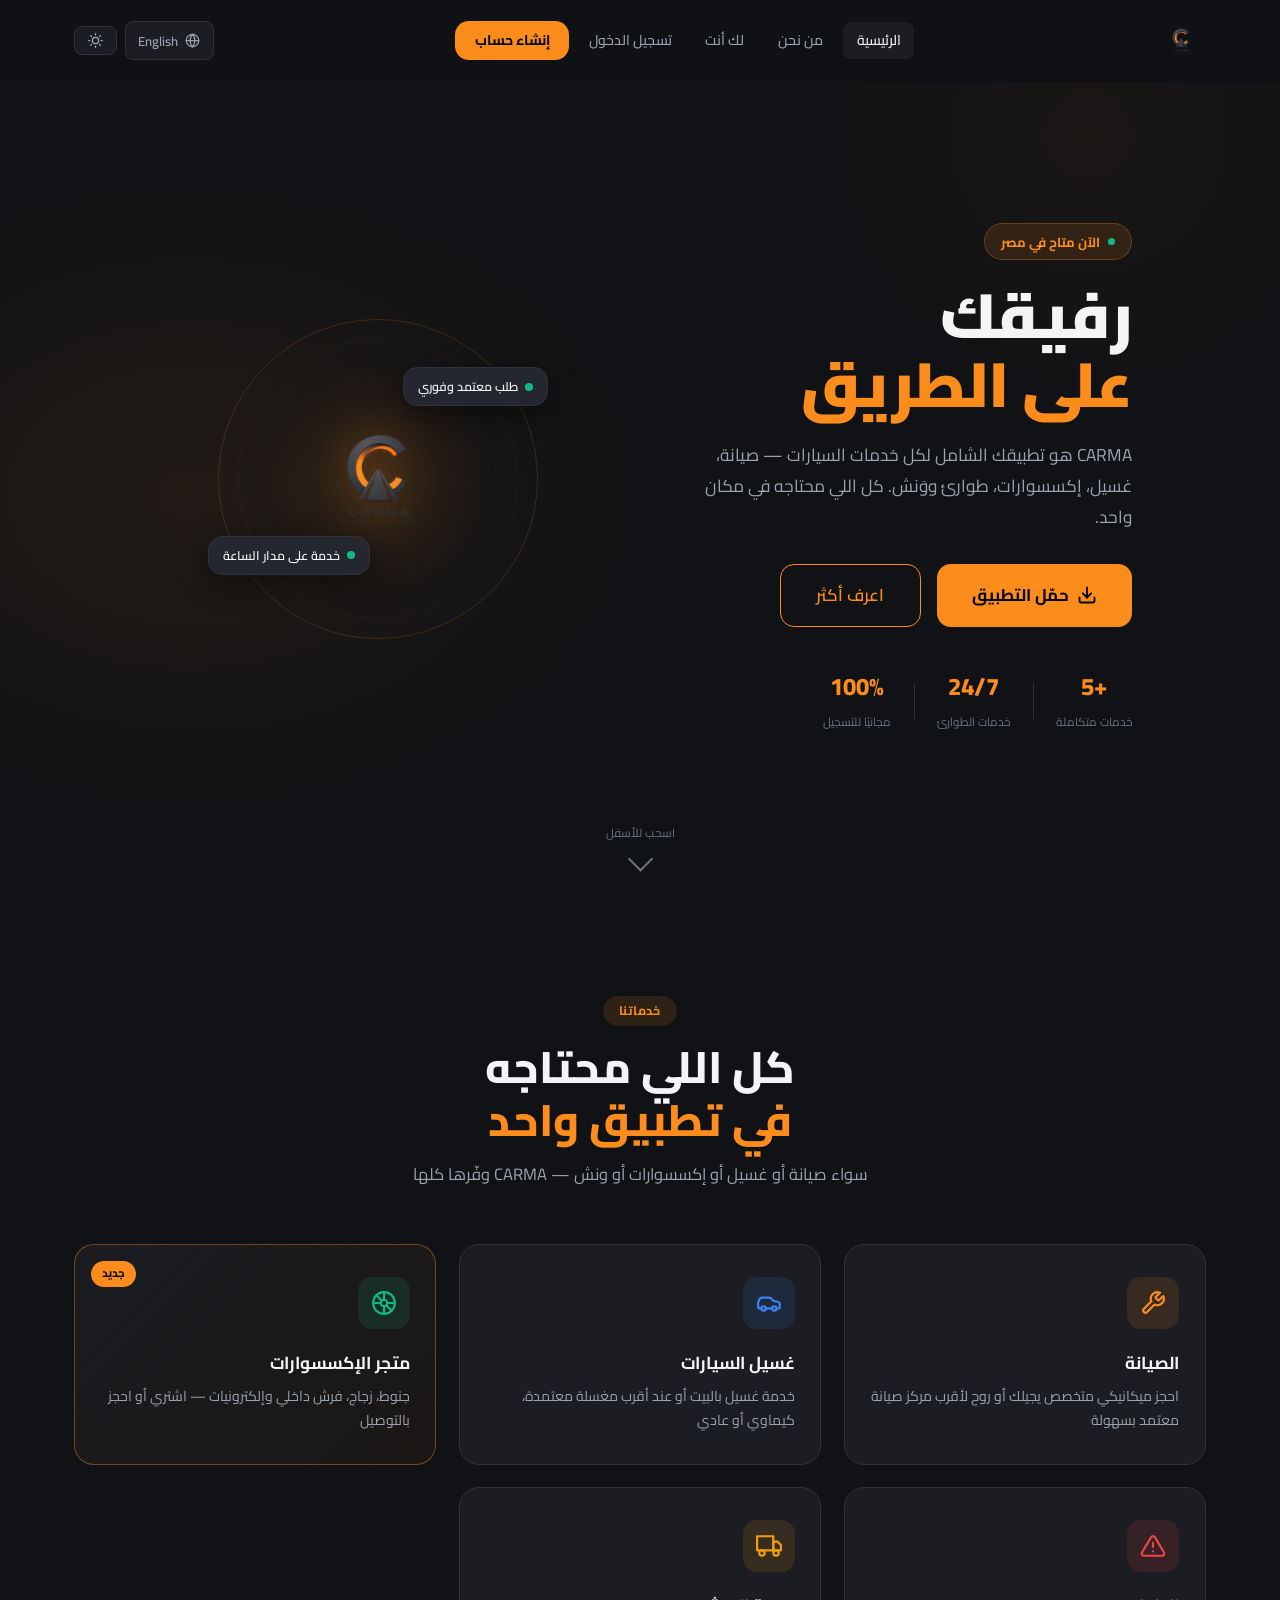
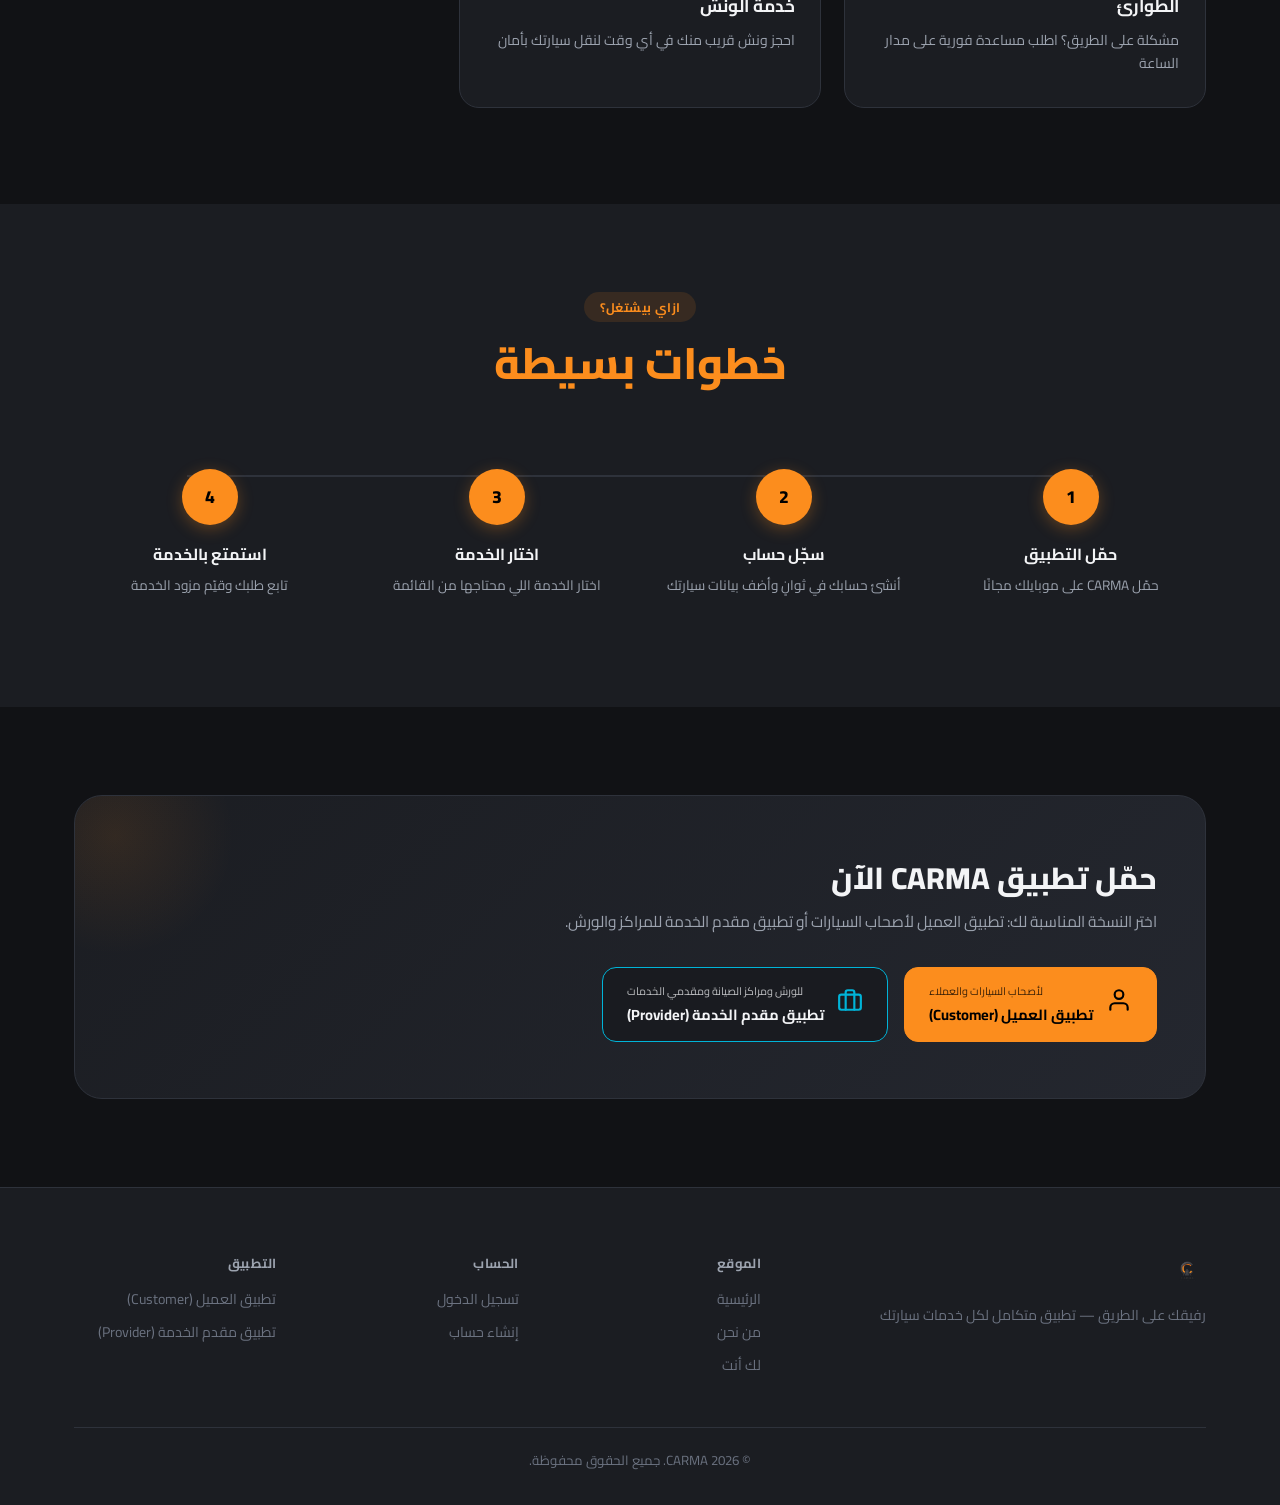
<file: web4customer/index.html>
<!DOCTYPE html>
<html lang="ar" dir="rtl" data-theme="dark">
<head>
  <meta charset="UTF-8" />
  <meta name="viewport" content="width=device-width, initial-scale=1.0" />
  <title>CARMA | رفيقك على الطريق</title>
  <meta name="description" content="CARMA - التطبيق المتكامل لخدمات السيارات في مصر. صيانة، غسيل، إكسسوارات، طوارئ، ونش." />
  <link rel="icon" type="image/png" href="assets/carma_icon.png" />
  <link rel="stylesheet" href="styles.css" />
</head>
<body lang="ar">

  <!-- ===== NAVBAR ===== -->
  <nav class="navbar" id="navbar">
    <div class="nav-container">
      <a href="index.html" class="nav-logo">
        <img src="assets/carma_logo.png" alt="CARMA" onerror="this.style.display='none'; this.nextElementSibling.style.display='block';" />
        <span class="logo-text" style="display:none;">CARMA</span>
      </a>

      <div class="nav-links" id="navLinks">
        <a href="index.html" class="nav-link active" data-i18n="nav_home">الرئيسية</a>
        <a href="about.html" class="nav-link" data-i18n="nav_about">من نحن</a>
        <a href="for-you.html" class="nav-link" data-i18n="nav_foryou">لك أنت</a>
        <a href="login.html" class="nav-link" data-i18n="nav_login">تسجيل الدخول</a>
        <a href="login.html?tab=signup" class="nav-btn-primary" data-i18n="nav_signup">إنشاء حساب</a>
      </div>

      <div class="nav-controls">
        <!-- Language Switcher -->
        <button class="nav-ctrl-btn" data-action="toggle-lang" title="Toggle Language">
          <svg viewBox="0 0 24 24" fill="none" stroke="currentColor" stroke-width="2" stroke-linecap="round" stroke-linejoin="round">
            <circle cx="12" cy="12" r="10"></circle>
            <line x1="2" y1="12" x2="22" y2="12"></line>
            <path d="M12 2a15.3 15.3 0 0 1 4 10 15.3 15.3 0 0 1-4 10 15.3 15.3 0 0 1-4-10 15.3 15.3 0 0 1 4-10z"></path>
          </svg>
          <span class="lang-toggle-txt">English</span>
        </button>

        <!-- Theme Toggle -->
        <button class="nav-ctrl-btn theme-icon" data-action="toggle-theme" title="Toggle Theme">
          <svg viewBox="0 0 24 24" fill="none" stroke="currentColor" stroke-width="2" stroke-linecap="round" stroke-linejoin="round">
            <circle cx="12" cy="12" r="5"></circle>
            <line x1="12" y1="1" x2="12" y2="3"></line>
            <line x1="12" y1="21" x2="12" y2="23"></line>
            <line x1="4.22" y1="4.22" x2="5.64" y2="5.64"></line>
            <line x1="18.36" y1="18.36" x2="19.78" y2="19.78"></line>
            <line x1="1" y1="12" x2="3" y2="12"></line>
            <line x1="21" y1="12" x2="23" y2="12"></line>
            <line x1="4.22" y1="19.78" x2="5.64" y2="18.36"></line>
            <line x1="18.36" y1="5.64" x2="19.78" y2="4.22"></line>
          </svg>
        </button>
      </div>

      <button class="hamburger" id="hamburger" aria-label="Menu">
        <span></span><span></span><span></span>
      </button>
    </div>
  </nav>

  <!-- ===== HERO ===== -->
  <section class="hero" id="home">
    <div class="hero-container">
      <div class="hero-text">
        <div class="hero-badge">
          <span class="badge-pulse"></span>
          <span data-i18n="hero_badge">الآن متاح في مصر</span>
        </div>
        <h1 class="hero-title">
          <span data-i18n="hero_title1">رفيقك</span><br />
          <span class="text-primary" data-i18n="hero_title2">على الطريق</span>
        </h1>
        <p class="hero-sub" data-i18n="hero_sub">
          CARMA هو تطبيقك الشامل لكل خدمات السيارات — صيانة، غسيل، إكسسوارات، طوارئ ووَنش. كل اللي محتاجه في مكان واحد.
        </p>
        <div class="hero-actions">
          <a href="#download" class="btn-primary btn-large">
            <svg width="20" height="20" viewBox="0 0 24 24" fill="none" stroke="currentColor" stroke-width="2.2" stroke-linecap="round" stroke-linejoin="round">
              <path d="M21 15v4a2 2 0 0 1-2 2H5a2 2 0 0 1-2-2v-4"></path>
              <polyline points="7 10 12 15 17 10"></polyline>
              <line x1="12" y1="15" x2="12" y2="3"></line>
            </svg>
            <span data-i18n="hero_cta1">حمّل التطبيق</span>
          </a>
          <a href="about.html" class="btn-outline btn-large" data-i18n="hero_cta2">اعرف أكثر</a>
        </div>
        <div class="hero-stats">
          <div class="stat-item">
            <span class="stat-num" data-i18n="stat1_n">+5</span>
            <span class="stat-label" data-i18n="stat1_l">خدمات متكاملة</span>
          </div>
          <div class="stat-div"></div>
          <div class="stat-item">
            <span class="stat-num" data-i18n="stat2_n">24/7</span>
            <span class="stat-label" data-i18n="stat2_l">خدمات الطوارئ</span>
          </div>
          <div class="stat-div"></div>
          <div class="stat-item">
            <span class="stat-num" data-i18n="stat3_n">100%</span>
            <span class="stat-label" data-i18n="stat3_l">مجانيًا للتسجيل</span>
          </div>
        </div>
      </div>

      <!-- Modern Seamless Logo Display -->
      <div class="hero-visual">
        <div class="logo-display">
          <div class="logo-display-ring"></div>
          <div class="logo-display-ring2"></div>
          <div class="logo-display-glow"></div>
          <img src="assets/carma_logo.png" alt="CARMA Logo" onerror="this.style.display='none'; this.nextElementSibling.style.display='block';" />
          <div class="logo-display-fallback" style="display:none;">CARMA</div>

          <div class="hero-float f1">
            <span class="hero-float-dot"></span>
            <span>طلب معتمد وفوري</span>
          </div>
          <div class="hero-float f2">
            <span class="hero-float-dot"></span>
            <span>خدمة على مدار الساعة</span>
          </div>
        </div>
      </div>
    </div>

    <div class="hero-scroll">
      <span data-i18n="hero_scroll">اسحب للأسفل</span>
      <div class="scroll-caret"></div>
    </div>
  </section>

  <!-- ===== SERVICES ===== -->
  <section class="services-section" id="services">
    <div class="container">
      <div class="section-header reveal">
        <span class="section-tag" data-i18n="svc_tag">خدماتنا</span>
        <h2 class="section-title">
          <span data-i18n="svc_title1">كل اللي محتاجه</span><br />
          <span class="text-primary" data-i18n="svc_title2">في تطبيق واحد</span>
        </h2>
        <p class="section-desc" data-i18n="svc_desc">
          سواء صيانة أو غسيل أو إكسسوارات أو ونش — CARMA وفّرها كلها
        </p>
      </div>

      <div class="services-grid">
        <!-- Service 1: Maintenance -->
        <div class="service-card reveal">
          <div class="svc-icon-wrap ic-maintenance">
            <svg viewBox="0 0 24 24" fill="none" stroke="currentColor" stroke-width="2" stroke-linecap="round" stroke-linejoin="round">
              <path d="M14.7 6.3a1 1 0 0 0 0 1.4l1.6 1.6a1 1 0 0 0 1.4 0l3.77-3.77a6 6 0 0 1-7.94 7.94l-6.91 6.91a2.12 2.12 0 0 1-3-3l6.91-6.91a6 6 0 0 1 7.94-7.94l-3.76 3.76z"></path>
            </svg>
          </div>
          <h3 data-i18n="svc1_h">الصيانة</h3>
          <p data-i18n="svc1_p">احجز ميكانيكي متخصص يجيلك أو روح لأقرب مركز صيانة معتمد بسهولة</p>
        </div>

        <!-- Service 2: Car Wash -->
        <div class="service-card reveal">
          <div class="svc-icon-wrap ic-wash">
            <svg viewBox="0 0 24 24" fill="none" stroke="currentColor" stroke-width="2" stroke-linecap="round" stroke-linejoin="round">
              <path d="M19 17h2c.6 0 1-.4 1-1v-3c0-.9-.7-1.7-1.5-1.9C18.7 10.6 16 10 16 10s-1.3-1.4-2.2-2.3c-.5-.4-1.1-.7-1.8-.7H5c-.6 0-1.1.4-1.4.9l-1.4 2.9A3.7 3.7 0 0 0 2 12v4c0 .6.4 1 1 1h2"></path>
              <circle cx="7" cy="17" r="2"></circle>
              <path d="M9 17h6"></path>
              <circle cx="17" cy="17" r="2"></circle>
            </svg>
          </div>
          <h3 data-i18n="svc2_h">غسيل السيارات</h3>
          <p data-i18n="svc2_p">خدمة غسيل بالبيت أو عند أقرب مغسلة معتمدة، كيماوي أو عادي</p>
        </div>

        <!-- Service 3: Accessories Store -->
        <div class="service-card featured reveal">
          <div class="featured-tag">جديد</div>
          <div class="svc-icon-wrap ic-acc">
            <svg viewBox="0 0 24 24" fill="none" stroke="currentColor" stroke-width="2" stroke-linecap="round" stroke-linejoin="round">
              <circle cx="12" cy="12" r="10"></circle>
              <circle cx="12" cy="12" r="3"></circle>
              <line x1="12" y1="2" x2="12" y2="9"></line>
              <line x1="12" y1="15" x2="12" y2="22"></line>
              <line x1="4.93" y1="4.93" x2="9.88" y2="9.88"></line>
              <line x1="14.12" y1="14.12" x2="19.07" y2="19.07"></line>
              <line x1="2" y1="12" x2="9" y2="12"></line>
              <line x1="15" y1="12" x2="22" y2="12"></line>
            </svg>
          </div>
          <h3 data-i18n="svc3_h">متجر الإكسسوارات</h3>
          <p data-i18n="svc3_p">جنوط، زجاج، فرش داخلي وإلكترونيات — اشتري أو احجز بالتوصيل</p>
        </div>

        <!-- Service 4: Emergency -->
        <div class="service-card reveal">
          <div class="svc-icon-wrap ic-emergency">
            <svg viewBox="0 0 24 24" fill="none" stroke="currentColor" stroke-width="2" stroke-linecap="round" stroke-linejoin="round">
              <path d="M10.29 3.86L1.82 18a2 2 0 0 0 1.71 3h16.94a2 2 0 0 0 1.71-3L13.71 3.86a2 2 0 0 0-3.42 0z"></path>
              <line x1="12" y1="9" x2="12" y2="13"></line>
              <line x1="12" y1="17" x2="12.01" y2="17"></line>
            </svg>
          </div>
          <h3 data-i18n="svc4_h">الطوارئ</h3>
          <p data-i18n="svc4_p">مشكلة على الطريق؟ اطلب مساعدة فورية على مدار الساعة</p>
        </div>

        <!-- Service 5: Towing -->
        <div class="service-card reveal">
          <div class="svc-icon-wrap ic-tow">
            <svg viewBox="0 0 24 24" fill="none" stroke="currentColor" stroke-width="2" stroke-linecap="round" stroke-linejoin="round">
              <rect x="1" y="3" width="15" height="13"></rect>
              <polygon points="16 8 20 8 23 11 23 16 16 16 16 8"></polygon>
              <circle cx="5.5" cy="18.5" r="2.5"></circle>
              <circle cx="18.5" cy="18.5" r="2.5"></circle>
            </svg>
          </div>
          <h3 data-i18n="svc5_h">خدمة الونش</h3>
          <p data-i18n="svc5_p">احجز ونش قريب منك في أي وقت لنقل سيارتك بأمان</p>
        </div>
      </div>
    </div>
  </section>

  <!-- ===== HOW IT WORKS ===== -->
  <section class="how-section">
    <div class="container">
      <div class="section-header reveal">
        <span class="section-tag" data-i18n="how_tag">ازاي بيشتغل؟</span>
        <h2 class="section-title"><span class="text-primary" data-i18n="how_title">خطوات بسيطة</span></h2>
      </div>

      <div class="steps-row">
        <div class="step-item reveal">
          <div class="step-num">1</div>
          <h4 data-i18n="step1_h">حمّل التطبيق</h4>
          <p data-i18n="step1_p">حمّل CARMA على موبايلك مجانًا</p>
        </div>
        <div class="step-item reveal">
          <div class="step-num">2</div>
          <h4 data-i18n="step2_h">سجّل حساب</h4>
          <p data-i18n="step2_p">أنشئ حسابك في ثوانٍ وأضف بيانات سيارتك</p>
        </div>
        <div class="step-item reveal">
          <div class="step-num">3</div>
          <h4 data-i18n="step3_h">اختار الخدمة</h4>
          <p data-i18n="step3_p">اختار الخدمة اللي محتاجها من القائمة</p>
        </div>
        <div class="step-item reveal">
          <div class="step-num">4</div>
          <h4 data-i18n="step4_h">استمتع بالخدمة</h4>
          <p data-i18n="step4_p">تابع طلبك وقيّم مزود الخدمة</p>
        </div>
      </div>
    </div>
  </section>

  <!-- ===== DOWNLOAD ===== -->
  <section class="download-section" id="download">
    <div class="container">
      <div class="download-card reveal">
        <div class="download-text">
          <h2 data-i18n="dl_title">حمّل CARMA دلوقتي</h2>
          <p data-i18n="dl_sub">متاح قريبًا على Google Play وApp Store.</p>
        </div>
        <div class="download-btns">
          <!-- Button 1: Customer App -->
          <button class="dl-btn apk" onclick="showComingSoon('customer')">
            <div class="dl-btn-icon">
              <svg viewBox="0 0 24 24" fill="none" stroke="currentColor" stroke-width="2" stroke-linecap="round" stroke-linejoin="round">
                <path d="M20 21v-2a4 4 0 0 0-4-4H8a4 4 0 0 0-4 4v2"></path>
                <circle cx="12" cy="7" r="4"></circle>
              </svg>
            </div>
            <div class="dl-btn-text">
              <small data-i18n="dl_customer_sub">لأصحاب السيارات والعملاء</small>
              <strong data-i18n="dl_customer">تطبيق العميل (Customer)</strong>
            </div>
          </button>

          <!-- Button 2: Service Provider App -->
          <button class="dl-btn provider" onclick="showComingSoon('provider')">
            <div class="dl-btn-icon">
              <svg viewBox="0 0 24 24" fill="none" stroke="currentColor" stroke-width="2" stroke-linecap="round" stroke-linejoin="round">
                <rect x="2" y="7" width="20" height="14" rx="2" ry="2"></rect>
                <path d="M16 21V5a2 2 0 0 0-2-2h-4a2 2 0 0 0-2 2v16"></path>
              </svg>
            </div>
            <div class="dl-btn-text">
              <small data-i18n="dl_provider_sub">للورش ومراكز الصيانة ومقدمي الخدمات</small>
              <strong data-i18n="dl_provider">تطبيق مقدم الخدمة (Provider)</strong>
            </div>
          </button>
        </div>
      </div>
    </div>
  </section>

  <!-- ===== FOOTER ===== -->
  <footer class="footer">
    <div class="container">
      <div class="footer-top">
        <div class="footer-brand">
          <img src="assets/carma_logo.png" alt="CARMA" onerror="this.style.display='none'; this.nextElementSibling.style.display='block';" />
          <span class="footer-logo-txt">CARMA</span>
          <p data-i18n="ft_desc">رفيقك على الطريق — تطبيق متكامل لكل خدمات سيارتك</p>
        </div>
        <div class="footer-links-col">
          <h5 data-i18n="ft_site">الموقع</h5>
          <a href="index.html" data-i18n="nav_home">الرئيسية</a>
          <a href="about.html" data-i18n="nav_about">من نحن</a>
          <a href="for-you.html" data-i18n="nav_foryou">لك أنت</a>
        </div>
        <div class="footer-links-col">
          <h5 data-i18n="ft_account">الحساب</h5>
          <a href="login.html" data-i18n="nav_login">تسجيل الدخول</a>
          <a href="login.html?tab=signup" data-i18n="nav_signup">إنشاء حساب</a>
        </div>
        <div class="footer-links-col">
          <h5 data-i18n="ft_app">التطبيق</h5>
          <a href="#download" onclick="showComingSoon('customer')" data-i18n="dl_customer">تطبيق العميل</a>
          <a href="#download" onclick="showComingSoon('provider')" data-i18n="dl_provider">تطبيق مقدم الخدمة</a>
        </div>
      </div>
      <div class="footer-bottom">
        <p data-i18n="ft_copy">© 2026 CARMA. جميع الحقوق محفوظة.</p>
      </div>
    </div>
  </footer>

  <!-- ===== MODAL: COMING SOON ===== -->
  <div class="modal-overlay" id="modalComingSoon" onclick="hideComingSoon()">
    <div class="modal-box" onclick="event.stopPropagation()">
      <div class="modal-box-ic">
        <svg viewBox="0 0 24 24" fill="none" stroke="currentColor" stroke-width="2" stroke-linecap="round" stroke-linejoin="round">
          <circle cx="12" cy="12" r="10"></circle>
          <polyline points="12 6 12 12 14 14"></polyline>
        </svg>
      </div>
      <h3 data-i18n="coming_title">قريبًا!</h3>
      <p data-i18n="coming_p">التطبيق سيكون متاح للتحميل قريبًا. ابقى متابعنا!</p>
      <button class="btn-primary btn-full" onclick="hideComingSoon()" data-i18n="ok">تمام</button>
    </div>
  </div>

  <script src="app.js"></script>
</body>
</html>
</file>
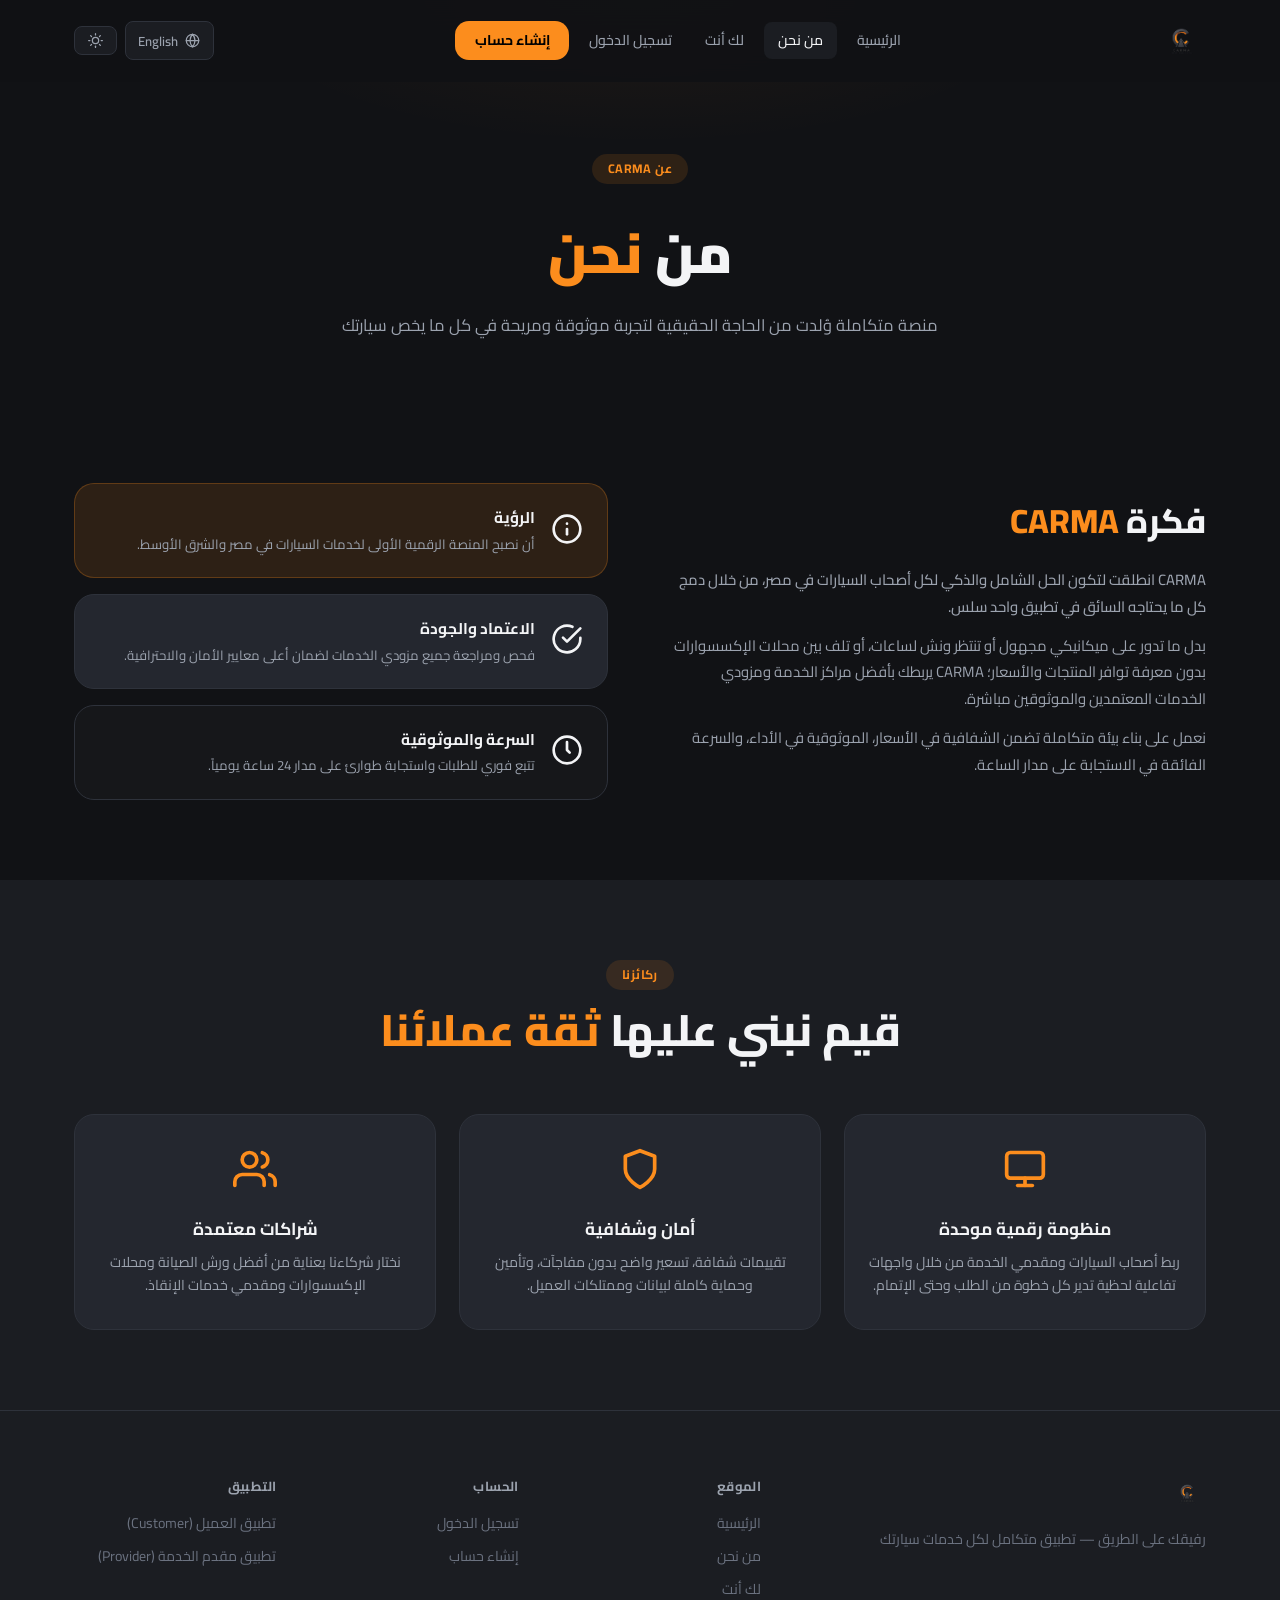
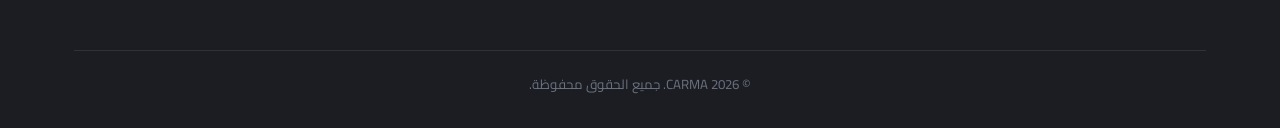
<file: web4customer/about.html>
<!DOCTYPE html>
<html lang="ar" dir="rtl" data-theme="dark">
<head>
  <meta charset="UTF-8" />
  <meta name="viewport" content="width=device-width, initial-scale=1.0" />
  <title>من نحن | CARMA</title>
  <link rel="icon" type="image/png" href="assets/carma_icon.png" />
  <link rel="stylesheet" href="styles.css" />
</head>
<body lang="ar">

  <!-- ===== NAVBAR ===== -->
  <nav class="navbar" id="navbar">
    <div class="nav-container">
      <a href="index.html" class="nav-logo">
        <img src="assets/carma_logo.png" alt="CARMA" onerror="this.style.display='none'; this.nextElementSibling.style.display='block';" />
        <span class="logo-text" style="display:none;">CARMA</span>
      </a>

      <div class="nav-links" id="navLinks">
        <a href="index.html" class="nav-link" data-i18n="nav_home">الرئيسية</a>
        <a href="about.html" class="nav-link active" data-i18n="nav_about">من نحن</a>
        <a href="for-you.html" class="nav-link" data-i18n="nav_foryou">لك أنت</a>
        <a href="login.html" class="nav-link" data-i18n="nav_login">تسجيل الدخول</a>
        <a href="login.html?tab=signup" class="nav-btn-primary" data-i18n="nav_signup">إنشاء حساب</a>
      </div>

      <div class="nav-controls">
        <button class="nav-ctrl-btn" data-action="toggle-lang" title="Toggle Language">
          <svg viewBox="0 0 24 24" fill="none" stroke="currentColor" stroke-width="2" stroke-linecap="round" stroke-linejoin="round">
            <circle cx="12" cy="12" r="10"></circle>
            <line x1="2" y1="12" x2="22" y2="12"></line>
            <path d="M12 2a15.3 15.3 0 0 1 4 10 15.3 15.3 0 0 1-4 10 15.3 15.3 0 0 1-4-10 15.3 15.3 0 0 1 4-10z"></path>
          </svg>
          <span class="lang-toggle-txt">English</span>
        </button>

        <button class="nav-ctrl-btn theme-icon" data-action="toggle-theme" title="Toggle Theme">
          <svg viewBox="0 0 24 24" fill="none" stroke="currentColor" stroke-width="2" stroke-linecap="round" stroke-linejoin="round">
            <circle cx="12" cy="12" r="5"></circle>
            <line x1="12" y1="1" x2="12" y2="3"></line>
            <line x1="12" y1="21" x2="12" y2="23"></line>
            <line x1="4.22" y1="4.22" x2="5.64" y2="5.64"></line>
            <line x1="18.36" y1="18.36" x2="19.78" y2="19.78"></line>
            <line x1="1" y1="12" x2="3" y2="12"></line>
            <line x1="21" y1="12" x2="23" y2="12"></line>
            <line x1="4.22" y1="19.78" x2="5.64" y2="18.36"></line>
            <line x1="18.36" y1="5.64" x2="19.78" y2="4.22"></line>
          </svg>
        </button>
      </div>

      <button class="hamburger" id="hamburger" aria-label="Menu">
        <span></span><span></span><span></span>
      </button>
    </div>
  </nav>

  <!-- ===== PAGE HERO ===== -->
  <section class="page-hero">
    <div class="container">
      <span class="section-tag">عن CARMA</span>
      <h1>من <span class="text-primary">نحن</span></h1>
      <p>منصة متكاملة وُلدت من الحاجة الحقيقية لتجربة موثوقة ومريحة في كل ما يخص سيارتك</p>
    </div>
  </section>

  <!-- ===== STORY ===== -->
  <section class="about-story">
    <div class="container">
      <div class="story-grid">
        <div class="story-text reveal">
          <h2>فكرة <span class="text-primary">CARMA</span></h2>
          <p class="story-lead">
            CARMA انطلقت لتكون الحل الشامل والذكي لكل أصحاب السيارات في مصر، من خلال دمج كل ما يحتاجه السائق في تطبيق واحد سلس.
          </p>
          <p>
            بدل ما تدور على ميكانيكي مجهول أو تنتظر ونش لساعات، أو تلف بين محلات الإكسسوارات بدون معرفة توافر المنتجات والأسعار؛ CARMA يربطك بأفضل مراكز الخدمة ومزودي الخدمات المعتمدين والموثوقين مباشرة.
          </p>
          <p>
            نعمل على بناء بيئة متكاملة تضمن الشفافية في الأسعار، الموثوقية في الأداء، والسرعة الفائقة في الاستجابة على مدار الساعة.
          </p>
        </div>

        <div class="about-cards reveal">
          <div class="about-card ac-orange">
            <div class="about-card-icon">
              <svg viewBox="0 0 24 24" fill="none" stroke="currentColor" stroke-width="2" stroke-linecap="round" stroke-linejoin="round">
                <circle cx="12" cy="12" r="10"></circle>
                <line x1="12" y1="16" x2="12" y2="12"></line>
                <line x1="12" y1="8" x2="12.01" y2="8"></line>
              </svg>
            </div>
            <div>
              <h4>الرؤية</h4>
              <p>أن نصبح المنصة الرقمية الأولى لخدمات السيارات في مصر والشرق الأوسط.</p>
            </div>
          </div>

          <div class="about-card ac-dark">
            <div class="about-card-icon">
              <svg viewBox="0 0 24 24" fill="none" stroke="currentColor" stroke-width="2" stroke-linecap="round" stroke-linejoin="round">
                <path d="M22 11.08V12a10 10 0 1 1-5.93-9.14"></path>
                <polyline points="22 4 12 14.01 9 11.01"></polyline>
              </svg>
            </div>
            <div>
              <h4>الاعتماد والجودة</h4>
              <p>فحص ومراجعة جميع مزودي الخدمات لضمان أعلى معايير الأمان والاحترافية.</p>
            </div>
          </div>

          <div class="about-card ac-glass">
            <div class="about-card-icon">
              <svg viewBox="0 0 24 24" fill="none" stroke="currentColor" stroke-width="2" stroke-linecap="round" stroke-linejoin="round">
                <circle cx="12" cy="12" r="10"></circle>
                <polyline points="12 6 12 12 14 14"></polyline>
              </svg>
            </div>
            <div>
              <h4>السرعة والموثوقية</h4>
              <p>تتبع فوري للطلبات واستجابة طوارئ على مدار 24 ساعة يومياً.</p>
            </div>
          </div>
        </div>
      </div>
    </div>
  </section>

  <!-- ===== MISSION & PILLARS ===== -->
  <section class="mission-section">
    <div class="container">
      <div class="section-header reveal">
        <span class="section-tag">ركائزنا</span>
        <h2 class="section-title">قيم نبني عليها <span class="text-primary">ثقة عملائنا</span></h2>
      </div>

      <div class="mission-grid">
        <div class="mission-card reveal">
          <div class="mission-icon">
            <svg viewBox="0 0 24 24" fill="none" stroke="currentColor" stroke-width="2" stroke-linecap="round" stroke-linejoin="round">
              <rect x="2" y="3" width="20" height="14" rx="2" ry="2"></rect>
              <line x1="8" y1="21" x2="16" y2="21"></line>
              <line x1="12" y1="17" x2="12" y2="21"></line>
            </svg>
          </div>
          <h3>منظومة رقمية موحدة</h3>
          <p>ربط أصحاب السيارات ومقدمي الخدمة من خلال واجهات تفاعلية لحظية تدير كل خطوة من الطلب وحتى الإتمام.</p>
        </div>

        <div class="mission-card reveal">
          <div class="mission-icon">
            <svg viewBox="0 0 24 24" fill="none" stroke="currentColor" stroke-width="2" stroke-linecap="round" stroke-linejoin="round">
              <path d="M12 22s8-4 8-10V5l-8-3-8 3v7c0 6 8 10 8 10z"></path>
            </svg>
          </div>
          <h3>أمان وشفافية</h3>
          <p>تقييمات شفافة، تسعير واضح بدون مفاجآت، وتأمين وحماية كاملة لبيانات وممتلكات العميل.</p>
        </div>

        <div class="mission-card reveal">
          <div class="mission-icon">
            <svg viewBox="0 0 24 24" fill="none" stroke="currentColor" stroke-width="2" stroke-linecap="round" stroke-linejoin="round">
              <path d="M17 21v-2a4 4 0 0 0-4-4H5a4 4 0 0 0-4 4v2"></path>
              <circle cx="9" cy="7" r="4"></circle>
              <path d="M23 21v-2a4 4 0 0 0-3-3.87"></path>
              <path d="M16 3.13a4 4 0 0 1 0 7.75"></path>
            </svg>
          </div>
          <h3>شراكات معتمدة</h3>
          <p>نختار شركاءنا بعناية من أفضل ورش الصيانة ومحلات الإكسسوارات ومقدمي خدمات الإنقاذ.</p>
        </div>
      </div>
    </div>
  </section>

  <!-- ===== FOOTER ===== -->
  <footer class="footer">
    <div class="container">
      <div class="footer-top">
        <div class="footer-brand">
          <img src="assets/carma_logo.png" alt="CARMA" onerror="this.style.display='none'; this.nextElementSibling.style.display='block';" />
          <span class="footer-logo-txt">CARMA</span>
          <p data-i18n="ft_desc">رفيقك على الطريق — تطبيق متكامل لكل خدمات سيارتك</p>
        </div>
        <div class="footer-links-col">
          <h5 data-i18n="ft_site">الموقع</h5>
          <a href="index.html" data-i18n="nav_home">الرئيسية</a>
          <a href="about.html" data-i18n="nav_about">من نحن</a>
          <a href="for-you.html" data-i18n="nav_foryou">لك أنت</a>
        </div>
        <div class="footer-links-col">
          <h5 data-i18n="ft_account">الحساب</h5>
          <a href="login.html" data-i18n="nav_login">تسجيل الدخول</a>
          <a href="login.html?tab=signup" data-i18n="nav_signup">إنشاء حساب</a>
        </div>
        <div class="footer-links-col">
          <h5 data-i18n="ft_app">التطبيق</h5>
          <a href="index.html#download" onclick="showComingSoon('customer')" data-i18n="dl_customer">تطبيق العميل</a>
          <a href="index.html#download" onclick="showComingSoon('provider')" data-i18n="dl_provider">تطبيق مقدم الخدمة</a>
        </div>
      </div>
      <div class="footer-bottom">
        <p data-i18n="ft_copy">© 2026 CARMA. جميع الحقوق محفوظة.</p>
      </div>
    </div>
  </footer>

  <div class="modal-overlay" id="modalComingSoon" onclick="hideComingSoon()">
    <div class="modal-box" onclick="event.stopPropagation()">
      <div class="modal-box-ic">
        <svg viewBox="0 0 24 24" fill="none" stroke="currentColor" stroke-width="2" stroke-linecap="round" stroke-linejoin="round">
          <circle cx="12" cy="12" r="10"></circle>
          <polyline points="12 6 12 12 14 14"></polyline>
        </svg>
      </div>
      <h3 data-i18n="coming_title">قريبًا!</h3>
      <p data-i18n="coming_p">التطبيق سيكون متاح للتحميل قريبًا. ابقى متابعنا!</p>
      <button class="btn-primary btn-full" onclick="hideComingSoon()" data-i18n="ok">تمام</button>
    </div>
  </div>

  <script src="app.js"></script>
</body>
</html>
</file>
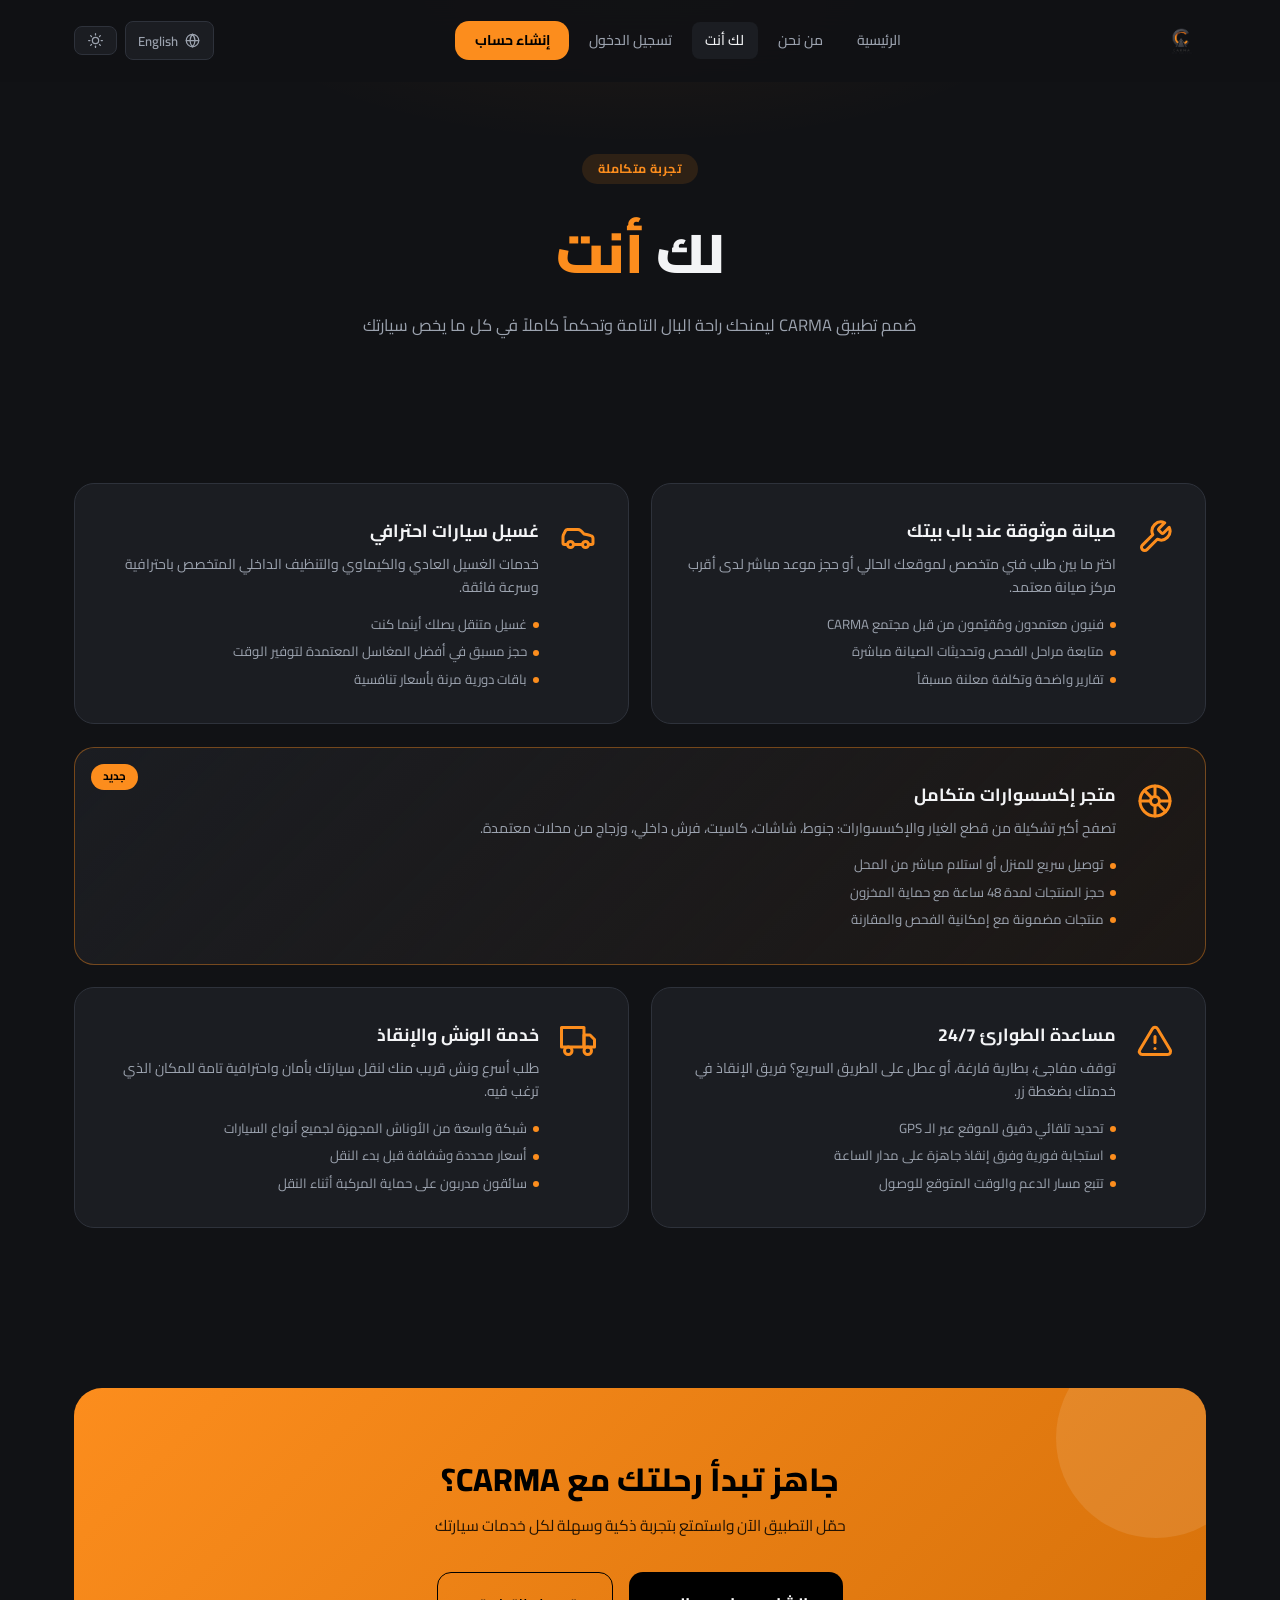
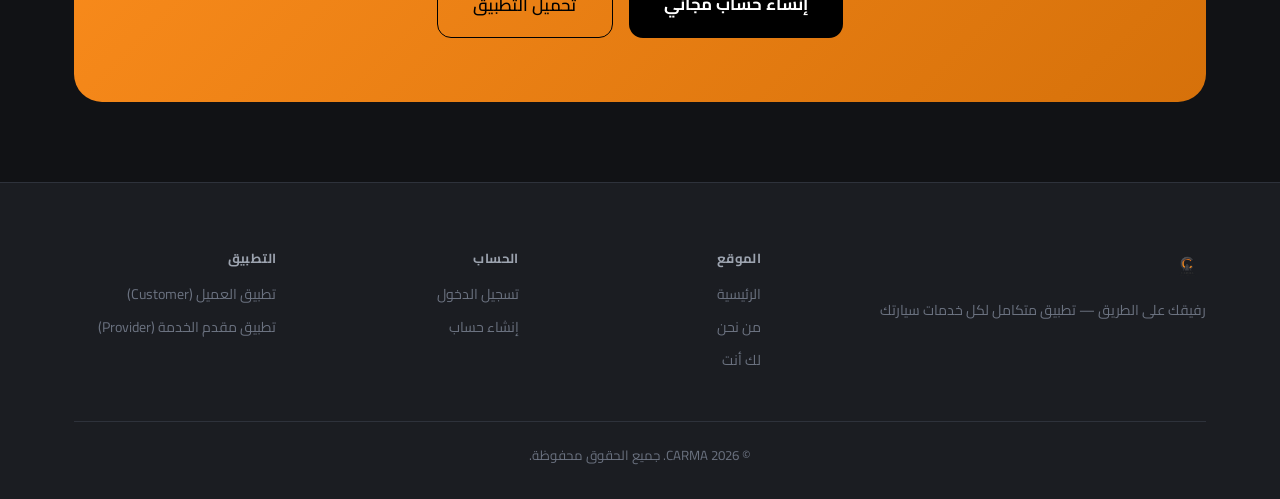
<file: web4customer/for-you.html>
<!DOCTYPE html>
<html lang="ar" dir="rtl" data-theme="dark">
<head>
  <meta charset="UTF-8" />
  <meta name="viewport" content="width=device-width, initial-scale=1.0" />
  <title>لك أنت | CARMA</title>
  <link rel="icon" type="image/png" href="assets/carma_icon.png" />
  <link rel="stylesheet" href="styles.css" />
</head>
<body lang="ar">

  <!-- ===== NAVBAR ===== -->
  <nav class="navbar" id="navbar">
    <div class="nav-container">
      <a href="index.html" class="nav-logo">
        <img src="assets/carma_logo.png" alt="CARMA" onerror="this.style.display='none'; this.nextElementSibling.style.display='block';" />
        <span class="logo-text" style="display:none;">CARMA</span>
      </a>

      <div class="nav-links" id="navLinks">
        <a href="index.html" class="nav-link" data-i18n="nav_home">الرئيسية</a>
        <a href="about.html" class="nav-link" data-i18n="nav_about">من نحن</a>
        <a href="for-you.html" class="nav-link active" data-i18n="nav_foryou">لك أنت</a>
        <a href="login.html" class="nav-link" data-i18n="nav_login">تسجيل الدخول</a>
        <a href="login.html?tab=signup" class="nav-btn-primary" data-i18n="nav_signup">إنشاء حساب</a>
      </div>

      <div class="nav-controls">
        <button class="nav-ctrl-btn" data-action="toggle-lang" title="Toggle Language">
          <svg viewBox="0 0 24 24" fill="none" stroke="currentColor" stroke-width="2" stroke-linecap="round" stroke-linejoin="round">
            <circle cx="12" cy="12" r="10"></circle>
            <line x1="2" y1="12" x2="22" y2="12"></line>
            <path d="M12 2a15.3 15.3 0 0 1 4 10 15.3 15.3 0 0 1-4 10 15.3 15.3 0 0 1-4-10 15.3 15.3 0 0 1 4-10z"></path>
          </svg>
          <span class="lang-toggle-txt">English</span>
        </button>

        <button class="nav-ctrl-btn theme-icon" data-action="toggle-theme" title="Toggle Theme">
          <svg viewBox="0 0 24 24" fill="none" stroke="currentColor" stroke-width="2" stroke-linecap="round" stroke-linejoin="round">
            <circle cx="12" cy="12" r="5"></circle>
            <line x1="12" y1="1" x2="12" y2="3"></line>
            <line x1="12" y1="21" x2="12" y2="23"></line>
            <line x1="4.22" y1="4.22" x2="5.64" y2="5.64"></line>
            <line x1="18.36" y1="18.36" x2="19.78" y2="19.78"></line>
            <line x1="1" y1="12" x2="3" y2="12"></line>
            <line x1="21" y1="12" x2="23" y2="12"></line>
            <line x1="4.22" y1="19.78" x2="5.64" y2="18.36"></line>
            <line x1="18.36" y1="5.64" x2="19.78" y2="4.22"></line>
          </svg>
        </button>
      </div>

      <button class="hamburger" id="hamburger" aria-label="Menu">
        <span></span><span></span><span></span>
      </button>
    </div>
  </nav>

  <!-- ===== PAGE HERO ===== -->
  <section class="page-hero">
    <div class="container">
      <span class="section-tag">تجربة متكاملة</span>
      <h1>لك <span class="text-primary">أنت</span></h1>
      <p>صُمم تطبيق CARMA ليمنحك راحة البال التامة وتحكماً كاملاً في كل ما يخص سيارتك</p>
    </div>
  </section>

  <!-- ===== FEATURES ===== -->
  <section class="features-section">
    <div class="container">
      <div class="features-grid">

        <!-- Feature 1: Maintenance -->
        <div class="feat-card reveal">
          <div class="feat-icon">
            <svg viewBox="0 0 24 24" fill="none" stroke="currentColor" stroke-width="2" stroke-linecap="round" stroke-linejoin="round">
              <path d="M14.7 6.3a1 1 0 0 0 0 1.4l1.6 1.6a1 1 0 0 0 1.4 0l3.77-3.77a6 6 0 0 1-7.94 7.94l-6.91 6.91a2.12 2.12 0 0 1-3-3l6.91-6.91a6 6 0 0 1 7.94-7.94l-3.76 3.76z"></path>
            </svg>
          </div>
          <div class="feat-body">
            <h3>صيانة موثوقة عند باب بيتك</h3>
            <p>اختر ما بين طلب فني متخصص لموقعك الحالي أو حجز موعد مباشر لدى أقرب مركز صيانة معتمد.</p>
            <ul class="feat-list">
              <li>فنيون معتمدون ومُقيّمون من قبل مجتمع CARMA</li>
              <li>متابعة مراحل الفحص وتحديثات الصيانة مباشرة</li>
              <li>تقارير واضحة وتكلفة معلنة مسبقاً</li>
            </ul>
          </div>
        </div>

        <!-- Feature 2: Car Wash -->
        <div class="feat-card reveal">
          <div class="feat-icon">
            <svg viewBox="0 0 24 24" fill="none" stroke="currentColor" stroke-width="2" stroke-linecap="round" stroke-linejoin="round">
              <path d="M19 17h2c.6 0 1-.4 1-1v-3c0-.9-.7-1.7-1.5-1.9C18.7 10.6 16 10 16 10s-1.3-1.4-2.2-2.3c-.5-.4-1.1-.7-1.8-.7H5c-.6 0-1.1.4-1.4.9l-1.4 2.9A3.7 3.7 0 0 0 2 12v4c0 .6.4 1 1 1h2"></path>
              <circle cx="7" cy="17" r="2"></circle>
              <path d="M9 17h6"></path>
              <circle cx="17" cy="17" r="2"></circle>
            </svg>
          </div>
          <div class="feat-body">
            <h3>غسيل سيارات احترافي</h3>
            <p>خدمات الغسيل العادي والكيماوي والتنظيف الداخلي المتخصص باحترافية وسرعة فائقة.</p>
            <ul class="feat-list">
              <li>غسيل متنقل يصلك أينما كنت</li>
              <li>حجز مسبق في أفضل المغاسل المعتمدة لتوفير الوقت</li>
              <li>باقات دورية مرنة بأسعار تنافسية</li>
            </ul>
          </div>
        </div>

        <!-- Feature 3: Accessories Store (Featured) -->
        <div class="feat-card featured-feat reveal">
          <div class="feat-new-badge">جديد</div>
          <div class="feat-icon">
            <svg viewBox="0 0 24 24" fill="none" stroke="currentColor" stroke-width="2" stroke-linecap="round" stroke-linejoin="round">
              <circle cx="12" cy="12" r="10"></circle>
              <circle cx="12" cy="12" r="3"></circle>
              <line x1="12" y1="2" x2="12" y2="9"></line>
              <line x1="12" y1="15" x2="12" y2="22"></line>
              <line x1="4.93" y1="4.93" x2="9.88" y2="9.88"></line>
              <line x1="14.12" y1="14.12" x2="19.07" y2="19.07"></line>
              <line x1="2" y1="12" x2="9" y2="12"></line>
              <line x1="15" y1="12" x2="22" y2="12"></line>
            </svg>
          </div>
          <div class="feat-body">
            <h3>متجر إكسسوارات متكامل</h3>
            <p>تصفح أكبر تشكيلة من قطع الغيار والإكسسوارات: جنوط، شاشات، كاسيت، فرش داخلي، وزجاج من محلات معتمدة.</p>
            <ul class="feat-list">
              <li>توصيل سريع للمنزل أو استلام مباشر من المحل</li>
              <li>حجز المنتجات لمدة 48 ساعة مع حماية المخزون</li>
              <li>منتجات مضمونة مع إمكانية الفحص والمقارنة</li>
            </ul>
          </div>
        </div>

        <!-- Feature 4: Emergency -->
        <div class="feat-card reveal">
          <div class="feat-icon">
            <svg viewBox="0 0 24 24" fill="none" stroke="currentColor" stroke-width="2" stroke-linecap="round" stroke-linejoin="round">
              <path d="M10.29 3.86L1.82 18a2 2 0 0 0 1.71 3h16.94a2 2 0 0 0 1.71-3L13.71 3.86a2 2 0 0 0-3.42 0z"></path>
              <line x1="12" y1="9" x2="12" y2="13"></line>
              <line x1="12" y1="17" x2="12.01" y2="17"></line>
            </svg>
          </div>
          <div class="feat-body">
            <h3>مساعدة الطوارئ 24/7</h3>
            <p>توقف مفاجئ، بطارية فارغة، أو عطل على الطريق السريع؟ فريق الإنقاذ في خدمتك بضغطة زر.</p>
            <ul class="feat-list">
              <li>تحديد تلقائي دقيق للموقع عبر الـ GPS</li>
              <li>استجابة فورية وفرق إنقاذ جاهزة على مدار الساعة</li>
              <li>تتبع مسار الدعم والوقت المتوقع للوصول</li>
            </ul>
          </div>
        </div>

        <!-- Feature 5: Towing -->
        <div class="feat-card reveal">
          <div class="feat-icon">
            <svg viewBox="0 0 24 24" fill="none" stroke="currentColor" stroke-width="2" stroke-linecap="round" stroke-linejoin="round">
              <rect x="1" y="3" width="15" height="13"></rect>
              <polygon points="16 8 20 8 23 11 23 16 16 16 16 8"></polygon>
              <circle cx="5.5" cy="18.5" r="2.5"></circle>
              <circle cx="18.5" cy="18.5" r="2.5"></circle>
            </svg>
          </div>
          <div class="feat-body">
            <h3>خدمة الونش والإنقاذ</h3>
            <p>طلب أسرع ونش قريب منك لنقل سيارتك بأمان واحترافية تامة للمكان الذي ترغب فيه.</p>
            <ul class="feat-list">
              <li>شبكة واسعة من الأوناش المجهزة لجميع أنواع السيارات</li>
              <li>أسعار محددة وشفافة قبل بدء النقل</li>
              <li>سائقون مدربون على حماية المركبة أثناء النقل</li>
            </ul>
          </div>
        </div>

      </div>
    </div>
  </section>

  <!-- ===== CTA ===== -->
  <section class="cta-section">
    <div class="container">
      <div class="cta-card reveal">
        <h2>جاهز تبدأ رحلتك مع CARMA؟</h2>
        <p>حمّل التطبيق الآن واستمتع بتجربة ذكية وسهلة لكل خدمات سيارتك</p>
        <div class="cta-actions">
          <a href="login.html?tab=signup" class="btn-primary btn-large">إنشاء حساب مجاني</a>
          <button class="btn-outline btn-large" onclick="showComingSoon()">تحميل التطبيق</button>
        </div>
      </div>
    </div>
  </section>

  <!-- ===== FOOTER ===== -->
  <footer class="footer">
    <div class="container">
      <div class="footer-top">
        <div class="footer-brand">
          <img src="assets/carma_logo.png" alt="CARMA" onerror="this.style.display='none'; this.nextElementSibling.style.display='block';" />
          <span class="footer-logo-txt">CARMA</span>
          <p data-i18n="ft_desc">رفيقك على الطريق — تطبيق متكامل لكل خدمات سيارتك</p>
        </div>
        <div class="footer-links-col">
          <h5 data-i18n="ft_site">الموقع</h5>
          <a href="index.html" data-i18n="nav_home">الرئيسية</a>
          <a href="about.html" data-i18n="nav_about">من نحن</a>
          <a href="for-you.html" data-i18n="nav_foryou">لك أنت</a>
        </div>
        <div class="footer-links-col">
          <h5 data-i18n="ft_account">الحساب</h5>
          <a href="login.html" data-i18n="nav_login">تسجيل الدخول</a>
          <a href="login.html?tab=signup" data-i18n="nav_signup">إنشاء حساب</a>
        </div>
        <div class="footer-links-col">
          <h5 data-i18n="ft_app">التطبيق</h5>
          <a href="index.html#download" onclick="showComingSoon('customer')" data-i18n="dl_customer">تطبيق العميل</a>
          <a href="index.html#download" onclick="showComingSoon('provider')" data-i18n="dl_provider">تطبيق مقدم الخدمة</a>
        </div>
      </div>
      <div class="footer-bottom">
        <p data-i18n="ft_copy">© 2026 CARMA. جميع الحقوق محفوظة.</p>
      </div>
    </div>
  </footer>

  <div class="modal-overlay" id="modalComingSoon" onclick="hideComingSoon()">
    <div class="modal-box" onclick="event.stopPropagation()">
      <div class="modal-box-ic">
        <svg viewBox="0 0 24 24" fill="none" stroke="currentColor" stroke-width="2" stroke-linecap="round" stroke-linejoin="round">
          <circle cx="12" cy="12" r="10"></circle>
          <polyline points="12 6 12 12 14 14"></polyline>
        </svg>
      </div>
      <h3 data-i18n="coming_title">قريبًا!</h3>
      <p data-i18n="coming_p">التطبيق سيكون متاح للتحميل قريبًا. ابقى متابعنا!</p>
      <button class="btn-primary btn-full" onclick="hideComingSoon()" data-i18n="ok">تمام</button>
    </div>
  </div>

  <script src="app.js"></script>
</body>
</html>
</file>
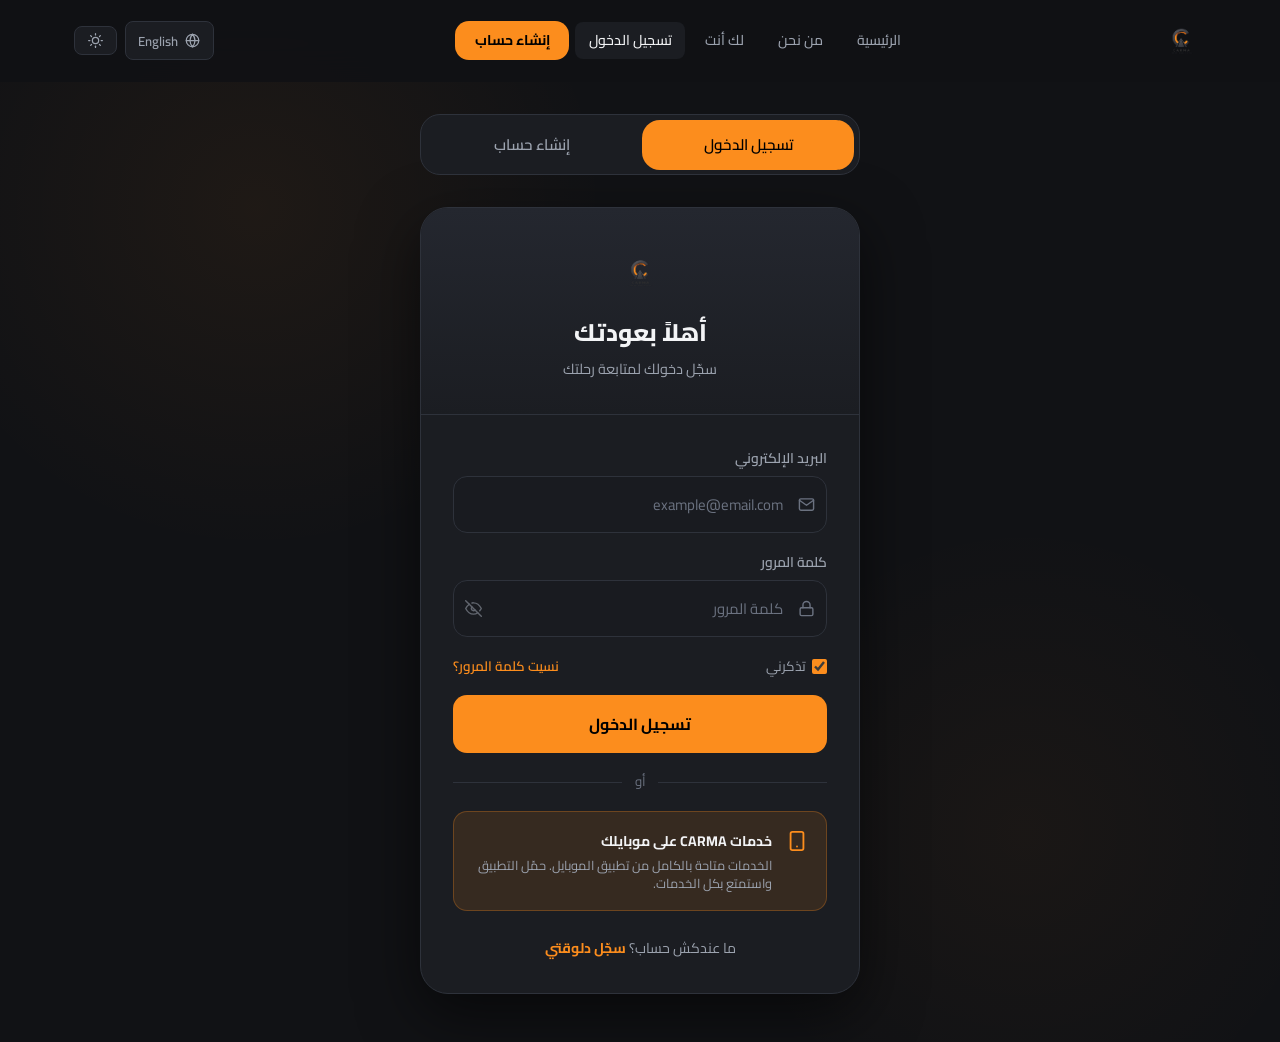
<file: web4customer/login.html>
<!DOCTYPE html>
<html lang="ar" dir="rtl" data-theme="dark">
<head>
  <meta charset="UTF-8" />
  <meta name="viewport" content="width=device-width, initial-scale=1.0" />
  <title>تسجيل الدخول | CARMA</title>
  <link rel="icon" type="image/png" href="assets/carma_icon.png" />
  <link rel="stylesheet" href="styles.css" />
</head>
<body lang="ar">

  <!-- ===== NAVBAR ===== -->
  <nav class="navbar" id="navbar">
    <div class="nav-container">
      <a href="index.html" class="nav-logo">
        <img src="assets/carma_logo.png" alt="CARMA" onerror="this.style.display='none'; this.nextElementSibling.style.display='block';" />
        <span class="logo-text" style="display:none;">CARMA</span>
      </a>

      <div class="nav-links" id="navLinks">
        <a href="index.html" class="nav-link" data-i18n="nav_home">الرئيسية</a>
        <a href="about.html" class="nav-link" data-i18n="nav_about">من نحن</a>
        <a href="for-you.html" class="nav-link" data-i18n="nav_foryou">لك أنت</a>
        <a href="login.html" class="nav-link active" data-i18n="nav_login">تسجيل الدخول</a>
        <a href="login.html?tab=signup" class="nav-btn-primary" data-i18n="nav_signup">إنشاء حساب</a>
      </div>

      <div class="nav-controls">
        <button class="nav-ctrl-btn" data-action="toggle-lang" title="Toggle Language">
          <svg viewBox="0 0 24 24" fill="none" stroke="currentColor" stroke-width="2" stroke-linecap="round" stroke-linejoin="round">
            <circle cx="12" cy="12" r="10"></circle>
            <line x1="2" y1="12" x2="22" y2="12"></line>
            <path d="M12 2a15.3 15.3 0 0 1 4 10 15.3 15.3 0 0 1-4 10 15.3 15.3 0 0 1-4-10 15.3 15.3 0 0 1 4-10z"></path>
          </svg>
          <span class="lang-toggle-txt">English</span>
        </button>

        <button class="nav-ctrl-btn theme-icon" data-action="toggle-theme" title="Toggle Theme">
          <svg viewBox="0 0 24 24" fill="none" stroke="currentColor" stroke-width="2" stroke-linecap="round" stroke-linejoin="round">
            <circle cx="12" cy="12" r="5"></circle>
            <line x1="12" y1="1" x2="12" y2="3"></line>
            <line x1="12" y1="21" x2="12" y2="23"></line>
            <line x1="4.22" y1="4.22" x2="5.64" y2="5.64"></line>
            <line x1="18.36" y1="18.36" x2="19.78" y2="19.78"></line>
            <line x1="1" y1="12" x2="3" y2="12"></line>
            <line x1="21" y1="12" x2="23" y2="12"></line>
            <line x1="4.22" y1="19.78" x2="5.64" y2="18.36"></line>
            <line x1="18.36" y1="5.64" x2="19.78" y2="4.22"></line>
          </svg>
        </button>
      </div>

      <button class="hamburger" id="hamburger" aria-label="Menu">
        <span></span><span></span><span></span>
      </button>
    </div>
  </nav>

  <!-- ===== AUTH PAGE ===== -->
  <main class="auth-page">

    <!-- Auth Container -->
    <div class="auth-container">

      <!-- Interactive Tab Switcher with smooth transition -->
      <div class="auth-switcher">
        <button class="auth-tab active" id="tabLogin" type="button" data-i18n="login_tab">تسجيل الدخول</button>
        <button class="auth-tab" id="tabSignup" type="button" data-i18n="signup_tab">إنشاء حساب</button>
      </div>

      <!-- Auth Card -->
      <div class="auth-card">

        <!-- Card Header with Logo -->
        <div class="auth-card-header">
          <img src="assets/carma_logo.png" alt="CARMA" class="auth-logo" onerror="this.style.display='none'; this.nextElementSibling.style.display='block';" />
          <div class="auth-logo-txt">CARMA</div>
          <h2 id="authHeading" data-i18n="login_title">أهلاً بعودتك</h2>
          <p id="authSubheading" data-i18n="login_sub">سجّل دخولك لمتابعة رحلتك</p>
        </div>

        <div class="auth-panels">

          <!-- ===== PANEL 1: LOGIN ===== -->
          <div class="auth-panel" id="loginPanel">

            <div class="auth-error" id="loginError">
              <svg viewBox="0 0 24 24" fill="none" stroke="currentColor" stroke-width="2" stroke-linecap="round" stroke-linejoin="round">
                <circle cx="12" cy="12" r="10"></circle>
                <line x1="12" y1="8" x2="12" y2="12"></line>
                <line x1="12" y1="16" x2="12.01" y2="16"></line>
              </svg>
              <span></span>
            </div>

            <div class="auth-success" id="loginSuccess">
              <svg viewBox="0 0 24 24" fill="none" stroke="currentColor" stroke-width="2" stroke-linecap="round" stroke-linejoin="round">
                <path d="M22 11.08V12a10 10 0 1 1-5.93-9.14"></path>
                <polyline points="22 4 12 14.01 9 11.01"></polyline>
              </svg>
              <span></span>
            </div>

            <form class="auth-form" id="loginForm" novalidate>
              <!-- Email Field -->
              <div class="form-group">
                <label for="loginEmail" data-i18n="email_label">البريد الإلكتروني</label>
                <div class="input-wrap">
                  <div class="input-ic">
                    <svg viewBox="0 0 24 24" fill="none" stroke="currentColor" stroke-width="2" stroke-linecap="round" stroke-linejoin="round">
                      <path d="M4 4h16c1.1 0 2 .9 2 2v12c0 1.1-.9 2-2 2H4c-1.1 0-2-.9-2-2V6c0-1.1.9-2 2-2z"></path>
                      <polyline points="22,6 12,13 2,6"></polyline>
                    </svg>
                  </div>
                  <input type="email" id="loginEmail" name="email" data-i18n-ph="email_ph" placeholder="example@email.com" required autocomplete="email" />
                </div>
              </div>

              <!-- Password Field -->
              <div class="form-group">
                <label for="loginPass" data-i18n="pass_label">كلمة المرور</label>
                <div class="input-wrap">
                  <div class="input-ic">
                    <svg viewBox="0 0 24 24" fill="none" stroke="currentColor" stroke-width="2" stroke-linecap="round" stroke-linejoin="round">
                      <rect x="3" y="11" width="18" height="11" rx="2" ry="2"></rect>
                      <path d="M7 11V7a5 5 0 0 1 10 0v4"></path>
                    </svg>
                  </div>
                  <input type="password" id="loginPass" name="password" data-i18n-ph="pass_ph" placeholder="كلمة المرور" required autocomplete="current-password" />
                  <button type="button" class="pass-toggle" data-target="loginPass" aria-label="Toggle password visibility">
                    <svg viewBox="0 0 24 24" fill="none" stroke="currentColor" stroke-width="2" stroke-linecap="round" stroke-linejoin="round">
                      <path d="M1 12s4-8 11-8 11 8 11 8-4 8-11 8-11-8-11-8z"></path>
                      <circle cx="12" cy="12" r="3"></circle>
                    </svg>
                  </button>
                </div>
              </div>

              <!-- Options: Remember me & Forgot pass -->
              <div class="form-row-opts">
                <label class="remember-wrap">
                  <input type="checkbox" id="rememberMe" checked />
                  <span data-i18n="remember">تذكرني</span>
                </label>
                <a href="javascript:void(0)" onclick="openModal('modalForgot')" class="forgot-link" data-i18n="forgot">نسيت كلمة المرور؟</a>
              </div>

              <button type="submit" class="btn-primary btn-full" id="loginBtn" data-i18n="btn_login">تسجيل الدخول</button>

              <div class="auth-divider"><span>أو</span></div>

              <!-- App Services Notice Banner -->
              <div class="app-notice">
                <div class="app-notice-ic">
                  <svg viewBox="0 0 24 24" fill="none" stroke="currentColor" stroke-width="2" stroke-linecap="round" stroke-linejoin="round">
                    <rect x="5" y="2" width="14" height="20" rx="2" ry="2"></rect>
                    <line x1="12" y1="18" x2="12.01" y2="18"></line>
                  </svg>
                </div>
                <div class="app-notice-text">
                  <strong data-i18n="app_notice_h">خدمات CARMA على موبايلك</strong>
                  <p data-i18n="app_notice_p">الخدمات متاحة بالكامل من تطبيق الموبايل. حمّل التطبيق واستمتع بكل الخدمات.</p>
                </div>
              </div>

              <div class="auth-footer-link">
                <span data-i18n="no_account">ما عندكش حساب؟</span>
                <a href="javascript:void(0)" data-goto="signup" data-i18n="goto_signup">سجّل دلوقتي</a>
              </div>
            </form>
          </div>

          <!-- ===== PANEL 2: SIGNUP ===== -->
          <div class="auth-panel hidden slide-out" id="signupPanel">

            <div class="auth-error" id="signupError">
              <svg viewBox="0 0 24 24" fill="none" stroke="currentColor" stroke-width="2" stroke-linecap="round" stroke-linejoin="round">
                <circle cx="12" cy="12" r="10"></circle>
                <line x1="12" y1="8" x2="12" y2="12"></line>
                <line x1="12" y1="16" x2="12.01" y2="16"></line>
              </svg>
              <span></span>
            </div>

            <div class="auth-success" id="signupSuccess">
              <svg viewBox="0 0 24 24" fill="none" stroke="currentColor" stroke-width="2" stroke-linecap="round" stroke-linejoin="round">
                <path d="M22 11.08V12a10 10 0 1 1-5.93-9.14"></path>
                <polyline points="22 4 12 14.01 9 11.01"></polyline>
              </svg>
              <span></span>
            </div>

            <form class="auth-form" id="signupForm" novalidate>
              <!-- Name -->
              <div class="form-group">
                <label for="signupName" data-i18n="name_label">الاسم الكامل</label>
                <div class="input-wrap">
                  <div class="input-ic">
                    <svg viewBox="0 0 24 24" fill="none" stroke="currentColor" stroke-width="2" stroke-linecap="round" stroke-linejoin="round">
                      <path d="M20 21v-2a4 4 0 0 0-4-4H8a4 4 0 0 0-4 4v2"></path>
                      <circle cx="12" cy="7" r="4"></circle>
                    </svg>
                  </div>
                  <input type="text" id="signupName" name="name" data-i18n-ph="name_ph" placeholder="الاسم بالكامل" required autocomplete="name" />
                </div>
              </div>

              <!-- Email -->
              <div class="form-group">
                <label for="signupEmail" data-i18n="email_label">البريد الإلكتروني</label>
                <div class="input-wrap">
                  <div class="input-ic">
                    <svg viewBox="0 0 24 24" fill="none" stroke="currentColor" stroke-width="2" stroke-linecap="round" stroke-linejoin="round">
                      <path d="M4 4h16c1.1 0 2 .9 2 2v12c0 1.1-.9 2-2 2H4c-1.1 0-2-.9-2-2V6c0-1.1.9-2 2-2z"></path>
                      <polyline points="22,6 12,13 2,6"></polyline>
                    </svg>
                  </div>
                  <input type="email" id="signupEmail" name="email" data-i18n-ph="email_ph" placeholder="example@email.com" required autocomplete="email" />
                </div>
              </div>

              <!-- Phone -->
              <div class="form-group">
                <label for="signupPhone" data-i18n="phone_label">رقم الموبايل</label>
                <div class="input-wrap">
                  <div class="input-ic">
                    <svg viewBox="0 0 24 24" fill="none" stroke="currentColor" stroke-width="2" stroke-linecap="round" stroke-linejoin="round">
                      <rect x="5" y="2" width="14" height="20" rx="2" ry="2"></rect>
                      <line x1="12" y1="18" x2="12.01" y2="18"></line>
                    </svg>
                  </div>
                  <input type="tel" id="signupPhone" name="phone" data-i18n-ph="phone_ph" placeholder="01xxxxxxxxx" required autocomplete="tel" />
                </div>
              </div>

              <!-- Passwords Row -->
              <div class="form-row">
                <div class="form-group">
                  <label for="signupPass" data-i18n="pass_label">كلمة المرور</label>
                  <div class="input-wrap">
                    <div class="input-ic">
                      <svg viewBox="0 0 24 24" fill="none" stroke="currentColor" stroke-width="2" stroke-linecap="round" stroke-linejoin="round">
                        <rect x="3" y="11" width="18" height="11" rx="2" ry="2"></rect>
                        <path d="M7 11V7a5 5 0 0 1 10 0v4"></path>
                      </svg>
                    </div>
                    <input type="password" id="signupPass" name="password" data-i18n-ph="pass_ph" placeholder="8 أحرف على الأقل (حرف كبير، رقم، رمز)" required minlength="8" />
                    <button type="button" class="pass-toggle" data-target="signupPass" aria-label="Toggle password visibility">
                      <svg viewBox="0 0 24 24" fill="none" stroke="currentColor" stroke-width="2" stroke-linecap="round" stroke-linejoin="round">
                        <path d="M1 12s4-8 11-8 11 8 11 8-4 8-11 8-11-8-11-8z"></path>
                        <circle cx="12" cy="12" r="3"></circle>
                      </svg>
                    </button>
                  </div>
                </div>

                <div class="form-group">
                  <label for="signupConf" data-i18n="conf_label">تأكيد كلمة المرور</label>
                  <div class="input-wrap">
                    <div class="input-ic">
                      <svg viewBox="0 0 24 24" fill="none" stroke="currentColor" stroke-width="2" stroke-linecap="round" stroke-linejoin="round">
                        <rect x="3" y="11" width="18" height="11" rx="2" ry="2"></rect>
                        <path d="M7 11V7a5 5 0 0 1 10 0v4"></path>
                      </svg>
                    </div>
                    <input type="password" id="signupConf" name="confirm" data-i18n-ph="conf_ph" placeholder="تأكيد كلمة المرور" required />
                    <button type="button" class="pass-toggle" data-target="signupConf" aria-label="Toggle password visibility">
                      <svg viewBox="0 0 24 24" fill="none" stroke="currentColor" stroke-width="2" stroke-linecap="round" stroke-linejoin="round">
                        <path d="M1 12s4-8 11-8 11 8 11 8-4 8-11 8-11-8-11-8z"></path>
                        <circle cx="12" cy="12" r="3"></circle>
                      </svg>
                    </button>
                  </div>
                </div>
              </div>

              <button type="submit" class="btn-primary btn-full" id="signupBtn" data-i18n="btn_signup">إنشاء الحساب</button>

              <div class="auth-footer-link">
                <span data-i18n="have_account">عندك حساب؟</span>
                <a href="javascript:void(0)" data-goto="login" data-i18n="goto_login">سجّل دخولك</a>
              </div>
            </form>
          </div>

        </div>
      </div>
    </div>
  </main>

  <!-- ===== MODAL: FORGOT PASSWORD ===== -->
  <div class="modal-overlay" id="modalForgot" onclick="closeModal('modalForgot')">
    <div class="modal-box" onclick="event.stopPropagation()">
      <div class="modal-box-ic">
        <svg viewBox="0 0 24 24" fill="none" stroke="currentColor" stroke-width="2" stroke-linecap="round" stroke-linejoin="round">
          <rect x="3" y="11" width="18" height="11" rx="2" ry="2"></rect>
          <path d="M7 11V7a5 5 0 0 1 10 0v4"></path>
        </svg>
      </div>
      <h3>استعادة كلمة المرور</h3>
      <p>يمكنك إعادة تعيين كلمة المرور بكل سهولة من خلال تطبيق الموبايل بتأكيد رقم هاتفك.</p>
      <div class="modal-actions">
        <button class="btn-primary btn-full" onclick="closeModal('modalForgot'); showComingSoon();">تحميل التطبيق</button>
        <button class="btn-outline btn-full" onclick="closeModal('modalForgot')">إغلاق</button>
      </div>
    </div>
  </div>

  <!-- ===== MODAL: APP NOTICE (Core Services Notice) ===== -->
  <div class="modal-overlay" id="modalAppNotice" onclick="closeModal('modalAppNotice')">
    <div class="modal-box" onclick="event.stopPropagation()">
      <div class="modal-box-ic">
        <svg viewBox="0 0 24 24" fill="none" stroke="currentColor" stroke-width="2" stroke-linecap="round" stroke-linejoin="round">
          <rect x="5" y="2" width="14" height="20" rx="2" ry="2"></rect>
          <line x1="12" y1="18" x2="12.01" y2="18"></line>
        </svg>
      </div>
      <h3 data-i18n="app_notice_h">خدمات CARMA على موبايلك</h3>
      <p data-i18n="app_notice_p">
        خدمات CARMA — الصيانة، الغسيل، الإكسسوارات، الطوارئ والونش — متاحة بالكامل من خلال تطبيق الموبايل.
      </p>
      <div class="modal-actions">
        <button class="btn-primary btn-full" onclick="closeModal('modalAppNotice'); showComingSoon();" data-i18n="dl_btn">تحميل التطبيق</button>
        <button class="btn-outline btn-full" onclick="closeModal('modalAppNotice')" data-i18n="cancel">إلغاء</button>
      </div>
    </div>
  </div>

  <!-- ===== MODAL: COMING SOON ===== -->
  <div class="modal-overlay" id="modalComingSoon" onclick="hideComingSoon()">
    <div class="modal-box" onclick="event.stopPropagation()">
      <div class="modal-box-ic">
        <svg viewBox="0 0 24 24" fill="none" stroke="currentColor" stroke-width="2" stroke-linecap="round" stroke-linejoin="round">
          <circle cx="12" cy="12" r="10"></circle>
          <polyline points="12 6 12 12 14 14"></polyline>
        </svg>
      </div>
      <h3 data-i18n="coming_title">قريبًا!</h3>
      <p data-i18n="coming_p">التطبيق سيكون متاح للتحميل قريبًا. ابقى متابعنا!</p>
      <button class="btn-primary btn-full" onclick="hideComingSoon()" data-i18n="ok">تمام</button>
    </div>
  </div>

  <script src="app.js"></script>
</body>
</html>
</file>
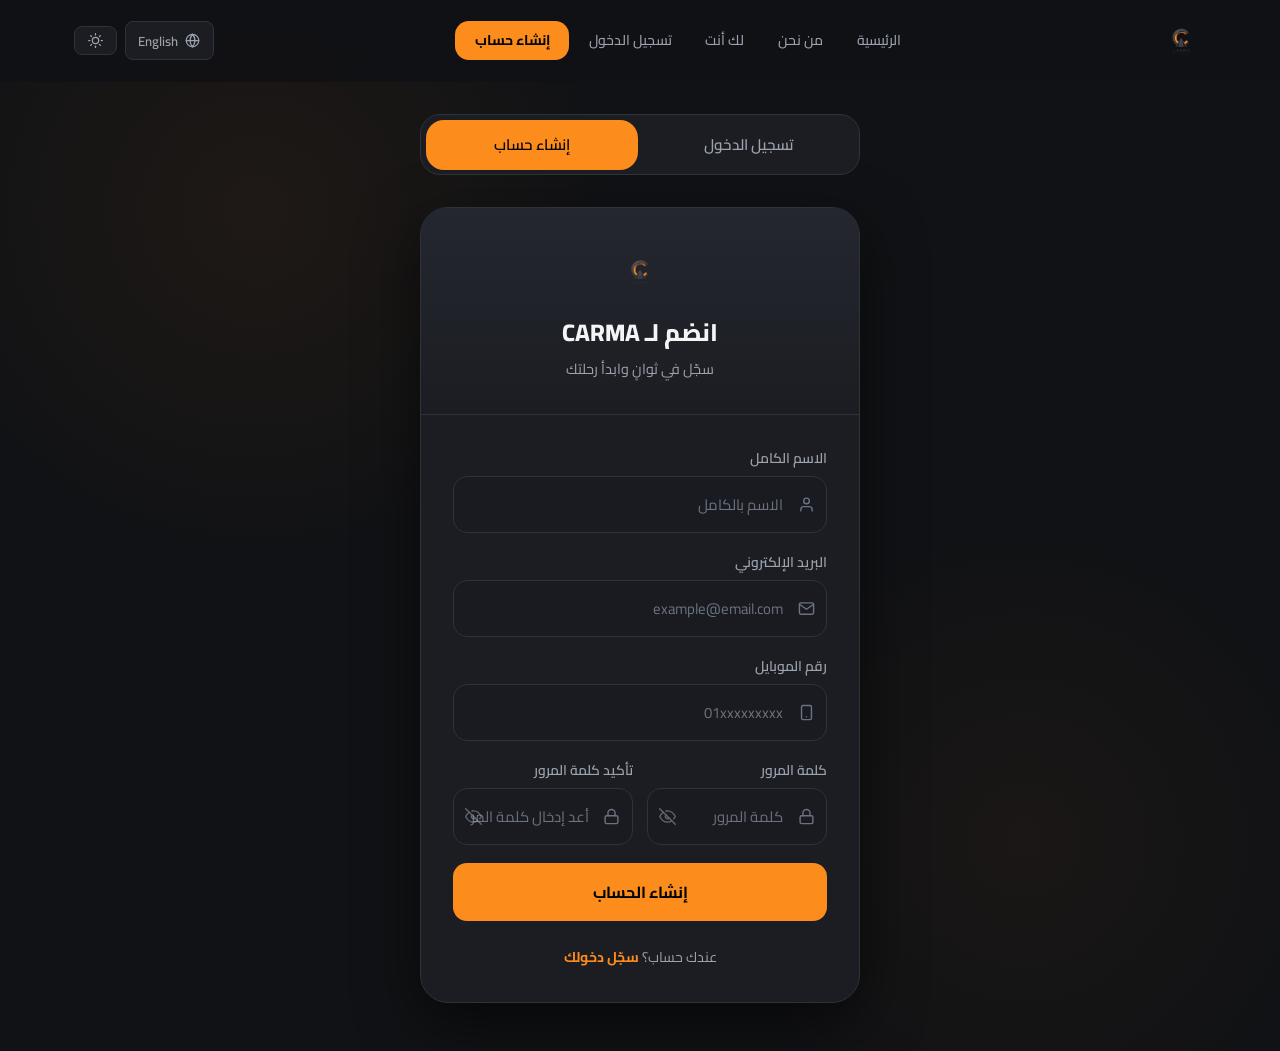
<file: web4customer/signup.html>
<!DOCTYPE html>
<html lang="ar" dir="rtl" data-theme="dark">
<head>
  <meta charset="UTF-8" />
  <meta name="viewport" content="width=device-width, initial-scale=1.0" />
  <title>إنشاء حساب | CARMA</title>
  <link rel="icon" type="image/png" href="assets/carma_icon.png" />
  <link rel="stylesheet" href="styles.css" />
</head>
<body lang="ar">

  <!-- ===== NAVBAR ===== -->
  <nav class="navbar" id="navbar">
    <div class="nav-container">
      <a href="index.html" class="nav-logo">
        <img src="assets/carma_logo.png" alt="CARMA" onerror="this.style.display='none'; this.nextElementSibling.style.display='block';" />
        <span class="logo-text" style="display:none;">CARMA</span>
      </a>

      <div class="nav-links" id="navLinks">
        <a href="index.html" class="nav-link" data-i18n="nav_home">الرئيسية</a>
        <a href="about.html" class="nav-link" data-i18n="nav_about">من نحن</a>
        <a href="for-you.html" class="nav-link" data-i18n="nav_foryou">لك أنت</a>
        <a href="login.html" class="nav-link" data-i18n="nav_login">تسجيل الدخول</a>
        <a href="signup.html" class="nav-btn-primary active" data-i18n="nav_signup">إنشاء حساب</a>
      </div>

      <div class="nav-controls">
        <button class="nav-ctrl-btn" data-action="toggle-lang" title="Toggle Language">
          <svg viewBox="0 0 24 24" fill="none" stroke="currentColor" stroke-width="2" stroke-linecap="round" stroke-linejoin="round">
            <circle cx="12" cy="12" r="10"></circle>
            <line x1="2" y1="12" x2="22" y2="12"></line>
            <path d="M12 2a15.3 15.3 0 0 1 4 10 15.3 15.3 0 0 1-4 10 15.3 15.3 0 0 1-4-10 15.3 15.3 0 0 1 4-10z"></path>
          </svg>
          <span class="lang-toggle-txt">English</span>
        </button>

        <button class="nav-ctrl-btn theme-icon" data-action="toggle-theme" title="Toggle Theme">
          <svg viewBox="0 0 24 24" fill="none" stroke="currentColor" stroke-width="2" stroke-linecap="round" stroke-linejoin="round">
            <circle cx="12" cy="12" r="5"></circle>
            <line x1="12" y1="1" x2="12" y2="3"></line>
            <line x1="12" y1="21" x2="12" y2="23"></line>
            <line x1="4.22" y1="4.22" x2="5.64" y2="5.64"></line>
            <line x1="18.36" y1="18.36" x2="19.78" y2="19.78"></line>
            <line x1="1" y1="12" x2="3" y2="12"></line>
            <line x1="21" y1="12" x2="23" y2="12"></line>
            <line x1="4.22" y1="19.78" x2="5.64" y2="18.36"></line>
            <line x1="18.36" y1="5.64" x2="19.78" y2="4.22"></line>
          </svg>
        </button>
      </div>

      <button class="hamburger" id="hamburger" aria-label="Menu">
        <span></span><span></span><span></span>
      </button>
    </div>
  </nav>

  <!-- ===== AUTH PAGE (Sign Up Default) ===== -->
  <main class="auth-page">
    <div class="auth-container">

      <!-- Interactive Tab Switcher -->
      <div class="auth-switcher">
        <button class="auth-tab" id="tabLogin" type="button" data-i18n="login_tab">تسجيل الدخول</button>
        <button class="auth-tab active" id="tabSignup" type="button" data-i18n="signup_tab">إنشاء حساب</button>
      </div>

      <!-- Auth Card -->
      <div class="auth-card">
        <div class="auth-card-header">
          <img src="assets/carma_logo.png" alt="CARMA" class="auth-logo" onerror="this.style.display='none'; this.nextElementSibling.style.display='block';" />
          <div class="auth-logo-txt">CARMA</div>
          <h2 id="authHeading" data-i18n="signup_title">انضم لـ CARMA</h2>
          <p id="authSubheading" data-i18n="signup_sub">سجّل في ثوانٍ وابدأ رحلتك</p>
        </div>

        <div class="auth-panels">

          <!-- ===== PANEL 1: LOGIN (hidden on signup.html) ===== -->
          <div class="auth-panel hidden slide-in" id="loginPanel">
            <div class="auth-error" id="loginError">
              <svg viewBox="0 0 24 24" fill="none" stroke="currentColor" stroke-width="2" stroke-linecap="round" stroke-linejoin="round">
                <circle cx="12" cy="12" r="10"></circle>
                <line x1="12" y1="8" x2="12" y2="12"></line>
                <line x1="12" y1="16" x2="12.01" y2="16"></line>
              </svg>
              <span></span>
            </div>

            <div class="auth-success" id="loginSuccess">
              <svg viewBox="0 0 24 24" fill="none" stroke="currentColor" stroke-width="2" stroke-linecap="round" stroke-linejoin="round">
                <path d="M22 11.08V12a10 10 0 1 1-5.93-9.14"></path>
                <polyline points="22 4 12 14.01 9 11.01"></polyline>
              </svg>
              <span></span>
            </div>

            <form class="auth-form" id="loginForm" novalidate>
              <div class="form-group">
                <label for="loginEmail" data-i18n="email_label">البريد الإلكتروني</label>
                <div class="input-wrap">
                  <div class="input-ic">
                    <svg viewBox="0 0 24 24" fill="none" stroke="currentColor" stroke-width="2" stroke-linecap="round" stroke-linejoin="round">
                      <path d="M4 4h16c1.1 0 2 .9 2 2v12c0 1.1-.9 2-2 2H4c-1.1 0-2-.9-2-2V6c0-1.1.9-2 2-2z"></path>
                      <polyline points="22,6 12,13 2,6"></polyline>
                    </svg>
                  </div>
                  <input type="email" id="loginEmail" name="email" data-i18n-ph="email_ph" placeholder="example@email.com" required autocomplete="email" />
                </div>
              </div>

              <div class="form-group">
                <label for="loginPass" data-i18n="pass_label">كلمة المرور</label>
                <div class="input-wrap">
                  <div class="input-ic">
                    <svg viewBox="0 0 24 24" fill="none" stroke="currentColor" stroke-width="2" stroke-linecap="round" stroke-linejoin="round">
                      <rect x="3" y="11" width="18" height="11" rx="2" ry="2"></rect>
                      <path d="M7 11V7a5 5 0 0 1 10 0v4"></path>
                    </svg>
                  </div>
                  <input type="password" id="loginPass" name="password" data-i18n-ph="pass_ph" placeholder="كلمة المرور" required autocomplete="current-password" />
                  <button type="button" class="pass-toggle" data-target="loginPass" aria-label="Toggle password visibility">
                    <svg viewBox="0 0 24 24" fill="none" stroke="currentColor" stroke-width="2" stroke-linecap="round" stroke-linejoin="round">
                      <path d="M1 12s4-8 11-8 11 8 11 8-4 8-11 8-11-8-11-8z"></path>
                      <circle cx="12" cy="12" r="3"></circle>
                    </svg>
                  </button>
                </div>
              </div>

              <div class="form-row-opts">
                <label class="remember-wrap">
                  <input type="checkbox" id="rememberMe" checked />
                  <span data-i18n="remember">تذكرني</span>
                </label>
                <a href="javascript:void(0)" onclick="openModal('modalForgot')" class="forgot-link" data-i18n="forgot">نسيت كلمة المرور؟</a>
              </div>

              <button type="submit" class="btn-primary btn-full" id="loginBtn" data-i18n="btn_login">تسجيل الدخول</button>

              <div class="auth-divider"><span>أو</span></div>

              <div class="app-notice">
                <div class="app-notice-ic">
                  <svg viewBox="0 0 24 24" fill="none" stroke="currentColor" stroke-width="2" stroke-linecap="round" stroke-linejoin="round">
                    <rect x="5" y="2" width="14" height="20" rx="2" ry="2"></rect>
                    <line x1="12" y1="18" x2="12.01" y2="18"></line>
                  </svg>
                </div>
                <div class="app-notice-text">
                  <strong data-i18n="app_notice_h">خدمات CARMA على موبايلك</strong>
                  <p data-i18n="app_notice_p">الخدمات متاحة بالكامل من تطبيق الموبايل. حمّل التطبيق واستمتع بكل الخدمات.</p>
                </div>
              </div>

              <div class="auth-footer-link">
                <span data-i18n="no_account">ما عندكش حساب؟</span>
                <a href="javascript:void(0)" data-goto="signup" data-i18n="goto_signup">سجّل دلوقتي</a>
              </div>
            </form>
          </div>

          <!-- ===== PANEL 2: SIGNUP (active on signup.html) ===== -->
          <div class="auth-panel" id="signupPanel">
            <div class="auth-error" id="signupError">
              <svg viewBox="0 0 24 24" fill="none" stroke="currentColor" stroke-width="2" stroke-linecap="round" stroke-linejoin="round">
                <circle cx="12" cy="12" r="10"></circle>
                <line x1="12" y1="8" x2="12" y2="12"></line>
                <line x1="12" y1="16" x2="12.01" y2="16"></line>
              </svg>
              <span></span>
            </div>

            <div class="auth-success" id="signupSuccess">
              <svg viewBox="0 0 24 24" fill="none" stroke="currentColor" stroke-width="2" stroke-linecap="round" stroke-linejoin="round">
                <path d="M22 11.08V12a10 10 0 1 1-5.93-9.14"></path>
                <polyline points="22 4 12 14.01 9 11.01"></polyline>
              </svg>
              <span></span>
            </div>

            <form class="auth-form" id="signupForm" novalidate>
              <div class="form-group">
                <label for="signupName" data-i18n="name_label">الاسم الكامل</label>
                <div class="input-wrap">
                  <div class="input-ic">
                    <svg viewBox="0 0 24 24" fill="none" stroke="currentColor" stroke-width="2" stroke-linecap="round" stroke-linejoin="round">
                      <path d="M20 21v-2a4 4 0 0 0-4-4H8a4 4 0 0 0-4 4v2"></path>
                      <circle cx="12" cy="7" r="4"></circle>
                    </svg>
                  </div>
                  <input type="text" id="signupName" name="name" data-i18n-ph="name_ph" placeholder="الاسم بالكامل" required autocomplete="name" />
                </div>
              </div>

              <div class="form-group">
                <label for="signupEmail" data-i18n="email_label">البريد الإلكتروني</label>
                <div class="input-wrap">
                  <div class="input-ic">
                    <svg viewBox="0 0 24 24" fill="none" stroke="currentColor" stroke-width="2" stroke-linecap="round" stroke-linejoin="round">
                      <path d="M4 4h16c1.1 0 2 .9 2 2v12c0 1.1-.9 2-2 2H4c-1.1 0-2-.9-2-2V6c0-1.1.9-2 2-2z"></path>
                      <polyline points="22,6 12,13 2,6"></polyline>
                    </svg>
                  </div>
                  <input type="email" id="signupEmail" name="email" data-i18n-ph="email_ph" placeholder="example@email.com" required autocomplete="email" />
                </div>
              </div>

              <div class="form-group">
                <label for="signupPhone" data-i18n="phone_label">رقم الموبايل</label>
                <div class="input-wrap">
                  <div class="input-ic">
                    <svg viewBox="0 0 24 24" fill="none" stroke="currentColor" stroke-width="2" stroke-linecap="round" stroke-linejoin="round">
                      <rect x="5" y="2" width="14" height="20" rx="2" ry="2"></rect>
                      <line x1="12" y1="18" x2="12.01" y2="18"></line>
                    </svg>
                  </div>
                  <input type="tel" id="signupPhone" name="phone" data-i18n-ph="phone_ph" placeholder="01xxxxxxxxx" required autocomplete="tel" />
                </div>
              </div>

              <div class="form-row">
                <div class="form-group">
                  <label for="signupPass" data-i18n="pass_label">كلمة المرور</label>
                  <div class="input-wrap">
                    <div class="input-ic">
                      <svg viewBox="0 0 24 24" fill="none" stroke="currentColor" stroke-width="2" stroke-linecap="round" stroke-linejoin="round">
                        <rect x="3" y="11" width="18" height="11" rx="2" ry="2"></rect>
                        <path d="M7 11V7a5 5 0 0 1 10 0v4"></path>
                      </svg>
                    </div>
                    <input type="password" id="signupPass" name="password" data-i18n-ph="pass_ph" placeholder="8 أحرف على الأقل (حرف كبير، رقم، رمز)" required minlength="8" />
                    <button type="button" class="pass-toggle" data-target="signupPass" aria-label="Toggle password visibility">
                      <svg viewBox="0 0 24 24" fill="none" stroke="currentColor" stroke-width="2" stroke-linecap="round" stroke-linejoin="round">
                        <path d="M1 12s4-8 11-8 11 8 11 8-4 8-11 8-11-8-11-8z"></path>
                        <circle cx="12" cy="12" r="3"></circle>
                      </svg>
                    </button>
                  </div>
                </div>

                <div class="form-group">
                  <label for="signupConf" data-i18n="conf_label">تأكيد كلمة المرور</label>
                  <div class="input-wrap">
                    <div class="input-ic">
                      <svg viewBox="0 0 24 24" fill="none" stroke="currentColor" stroke-width="2" stroke-linecap="round" stroke-linejoin="round">
                        <rect x="3" y="11" width="18" height="11" rx="2" ry="2"></rect>
                        <path d="M7 11V7a5 5 0 0 1 10 0v4"></path>
                      </svg>
                    </div>
                    <input type="password" id="signupConf" name="confirm" data-i18n-ph="conf_ph" placeholder="تأكيد كلمة المرور" required />
                    <button type="button" class="pass-toggle" data-target="signupConf" aria-label="Toggle password visibility">
                      <svg viewBox="0 0 24 24" fill="none" stroke="currentColor" stroke-width="2" stroke-linecap="round" stroke-linejoin="round">
                        <path d="M1 12s4-8 11-8 11 8 11 8-4 8-11 8-11-8-11-8z"></path>
                        <circle cx="12" cy="12" r="3"></circle>
                      </svg>
                    </button>
                  </div>
                </div>
              </div>

              <button type="submit" class="btn-primary btn-full" id="signupBtn" data-i18n="btn_signup">إنشاء الحساب</button>

              <div class="auth-footer-link">
                <span data-i18n="have_account">عندك حساب؟</span>
                <a href="javascript:void(0)" data-goto="login" data-i18n="goto_login">سجّل دخولك</a>
              </div>
            </form>
          </div>

        </div>
      </div>
    </div>
  </main>

  <!-- Modals -->
  <div class="modal-overlay" id="modalForgot" onclick="closeModal('modalForgot')">
    <div class="modal-box" onclick="event.stopPropagation()">
      <div class="modal-box-ic">
        <svg viewBox="0 0 24 24" fill="none" stroke="currentColor" stroke-width="2" stroke-linecap="round" stroke-linejoin="round">
          <rect x="3" y="11" width="18" height="11" rx="2" ry="2"></rect>
          <path d="M7 11V7a5 5 0 0 1 10 0v4"></path>
        </svg>
      </div>
      <h3>استعادة كلمة المرور</h3>
      <p>يمكنك إعادة تعيين كلمة المرور بكل سهولة من خلال تطبيق الموبايل بتأكيد رقم هاتفك.</p>
      <div class="modal-actions">
        <button class="btn-primary btn-full" onclick="closeModal('modalForgot'); showComingSoon();">تحميل التطبيق</button>
        <button class="btn-outline btn-full" onclick="closeModal('modalForgot')">إغلاق</button>
      </div>
    </div>
  </div>

  <div class="modal-overlay" id="modalAppNotice" onclick="closeModal('modalAppNotice')">
    <div class="modal-box" onclick="event.stopPropagation()">
      <div class="modal-box-ic">
        <svg viewBox="0 0 24 24" fill="none" stroke="currentColor" stroke-width="2" stroke-linecap="round" stroke-linejoin="round">
          <rect x="5" y="2" width="14" height="20" rx="2" ry="2"></rect>
          <line x1="12" y1="18" x2="12.01" y2="18"></line>
        </svg>
      </div>
      <h3 data-i18n="app_notice_h">خدمات CARMA على موبايلك</h3>
      <p data-i18n="app_notice_p">
        خدمات CARMA — الصيانة، الغسيل، الإكسسوارات، الطوارئ والونش — متاحة بالكامل من خلال تطبيق الموبايل.
      </p>
      <div class="modal-actions">
        <button class="btn-primary btn-full" onclick="closeModal('modalAppNotice'); showComingSoon();" data-i18n="dl_btn">تحميل التطبيق</button>
        <button class="btn-outline btn-full" onclick="closeModal('modalAppNotice')" data-i18n="cancel">إلغاء</button>
      </div>
    </div>
  </div>

  <div class="modal-overlay" id="modalComingSoon" onclick="hideComingSoon()">
    <div class="modal-box" onclick="event.stopPropagation()">
      <div class="modal-box-ic">
        <svg viewBox="0 0 24 24" fill="none" stroke="currentColor" stroke-width="2" stroke-linecap="round" stroke-linejoin="round">
          <circle cx="12" cy="12" r="10"></circle>
          <polyline points="12 6 12 12 14 14"></polyline>
        </svg>
      </div>
      <h3 data-i18n="coming_title">قريبًا!</h3>
      <p data-i18n="coming_p">التطبيق سيكون متاح للتحميل قريبًا. ابقى متابعنا!</p>
      <button class="btn-primary btn-full" onclick="hideComingSoon()" data-i18n="ok">تمام</button>
    </div>
  </div>

  <script src="app.js"></script>
</body>
</html>
</file>
<file: web4customer/styles.css>
/* ============================================
   CARMA Website v2 – styles.css
   Theme: Customer App AppColors
   Primary: #FC8D1D | Dark BG: #111215
   Font: Cairo (AR) | Inter (EN)
   Full animations + responsive + dark/light
   ============================================ */

/* ===== FONTS ===== */
@import url('https://fonts.googleapis.com/css2?family=Cairo:wght@300;400;500;600;700;800;900&family=Inter:wght@300;400;500;600;700;800;900&display=swap');

/* ===== CSS VARIABLES – DARK (default) ===== */
:root {
  --primary:          #FC8D1D;
  --primary-light:    #FF9E3D;
  --primary-dark:     #D6710A;
  --primary-muted:    rgba(252,141,29,0.12);
  --primary-glow:     rgba(252,141,29,0.28);

  --bg:               #111215;
  --bg2:              #0D0E10;
  --surface:          #1B1D22;
  --surface2:         #24272F;
  --border:           #2E323B;
  --input-bg:         #191B20;

  --text-1:           #F3F4F6;
  --text-2:           #9CA3AF;
  --text-3:           #6B7280;

  --success:          #10B981;
  --error:            #EF4444;
  --info:             #3B82F6;

  --r-sm:  8px;
  --r-md:  14px;
  --r-lg:  20px;
  --r-xl:  28px;

  --shadow-sm:  0 2px 10px rgba(0,0,0,.35);
  --shadow-md:  0 8px 28px rgba(0,0,0,.45);
  --shadow-lg:  0 20px 60px rgba(0,0,0,.55);
  --shadow-o:   0 8px 32px rgba(252,141,29,.22);

  --nav-h: 82px;
  --ease: cubic-bezier(.4,0,.2,1);
  --t: 0.28s;
}

/* ===== LIGHT MODE ===== */
[data-theme="light"] {
  --bg:         #F8F9FB;
  --bg2:        #EFF1F5;
  --surface:    #FFFFFF;
  --surface2:   #F1F3F6;
  --border:     #E2E5EA;
  --input-bg:   #F3F5F8;
  --text-1:     #1A1D20;
  --text-2:     #4B5563;
  --text-3:     #9CA3AF;
  --shadow-sm:  0 2px 10px rgba(0,0,0,.08);
  --shadow-md:  0 8px 28px rgba(0,0,0,.12);
  --shadow-lg:  0 20px 60px rgba(0,0,0,.16);
}

/* ===== RESET ===== */
*,*::before,*::after{box-sizing:border-box;margin:0;padding:0}
html{scroll-behavior:smooth;font-size:16px}

body {
  font-family: 'Cairo', 'Inter', sans-serif;
  background: var(--bg);
  color: var(--text-1);
  line-height: 1.7;
  min-height: 100vh;
  overflow-x: hidden;
  transition: background var(--t) var(--ease), color var(--t) var(--ease);
}
body[lang="en"] { font-family: 'Inter', 'Cairo', sans-serif; direction: ltr; text-align: left; }
body[lang="ar"] { font-family: 'Cairo', sans-serif; direction: rtl; text-align: right; }

img{max-width:100%;display:block}
a{text-decoration:none;color:inherit}
ul{list-style:none}
button{font-family:inherit;cursor:pointer;border:none;background:none}

::-webkit-scrollbar{width:5px}
::-webkit-scrollbar-track{background:var(--bg)}
::-webkit-scrollbar-thumb{background:var(--border);border-radius:99px}
::-webkit-scrollbar-thumb:hover{background:var(--primary)}

.container{max-width:1180px;margin:0 auto;padding:0 1.5rem}
.text-primary{color:var(--primary)}

/* ===== NAVBAR ===== */
.navbar {
  position: fixed;
  inset: 0 0 auto 0;
  z-index: 1000;
  height: var(--nav-h);
  background: rgba(17,18,21,.88);
  backdrop-filter: blur(18px);
  -webkit-backdrop-filter: blur(18px);
  border-bottom: 1px solid transparent;
  transition: border-color var(--t), background var(--t);
}
[data-theme="light"] .navbar { background: rgba(248,249,251,.9); }
.navbar.scrolled { border-bottom-color: var(--border); }

.nav-container {
  max-width: 1180px; margin: 0 auto;
  padding: 0 1.5rem; height: 100%;
  display: flex; align-items: center;
  justify-content: space-between; gap: 1rem;
}

.nav-logo { display: flex; align-items: center; gap: .6rem; flex-shrink: 0; padding: .2rem 0; }
.nav-logo img { height: 50px; max-height: 52px; width: auto; object-fit: contain; transition: transform var(--t); }
.nav-logo:hover img { transform: scale(1.05); }
.logo-text { font-size: 1.85rem; font-weight: 900; color: var(--primary); letter-spacing: -1px; }

.nav-links {
  display: flex; align-items: center; gap: .4rem;
  transition: all .3s var(--ease);
}
.nav-link {
  font-size: .88rem; font-weight: 500; color: var(--text-2);
  padding: .4rem .85rem; border-radius: var(--r-sm);
  transition: color var(--t), background var(--t);
}
.nav-link:hover,.nav-link.active { color: var(--text-1); background: var(--surface); }

.nav-controls { display: flex; align-items: center; gap: .5rem; }

.nav-ctrl-btn {
  display: flex; align-items: center; gap: .4rem;
  font-size: .82rem; font-weight: 600; color: var(--text-2);
  background: var(--surface); border: 1px solid var(--border);
  border-radius: var(--r-sm); padding: .4rem .8rem;
  transition: all var(--t); cursor: pointer;
}
.nav-ctrl-btn:hover { border-color: var(--primary); color: var(--primary); }
.nav-ctrl-btn svg { width: 15px; height: 15px; }

.nav-btn-primary {
  font-size: .88rem; font-weight: 700; color: #000;
  background: var(--primary); padding: .5rem 1.2rem;
  border-radius: var(--r-md);
  transition: all var(--t);
  display: flex; align-items: center; gap: .4rem;
}
.nav-btn-primary:hover { background: var(--primary-light); transform: translateY(-1px); box-shadow: var(--shadow-o); }

/* User Badge in Nav */
.nav-user-badge {
  display: flex; align-items: center; gap: .6rem;
  background: var(--surface2); border: 1px solid var(--border);
  padding: .32rem .75rem .32rem .4rem; border-radius: 99px;
  transition: all var(--t);
}
.nav-user-badge:hover { border-color: rgba(252,141,29,.4); }
.user-avatar-circle {
  width: 28px; height: 28px; border-radius: 50%;
  background: linear-gradient(135deg, var(--primary), var(--primary-dark));
  color: #000; font-weight: 800; font-size: .85rem;
  display: flex; align-items: center; justify-content: center;
}
.user-name-text {
  font-size: .85rem; font-weight: 700; color: var(--text-1);
  max-width: 120px; white-space: nowrap; overflow: hidden; text-overflow: ellipsis;
}
.nav-logout-btn {
  display: flex; align-items: center; justify-content: center;
  width: 24px; height: 24px; border-radius: 50%;
  background: var(--surface); color: var(--text-3);
  border: 1px solid var(--border); transition: all var(--t);
  cursor: pointer;
}
.nav-logout-btn:hover { color: var(--error); border-color: var(--error); background: rgba(239,68,68,.1); }
.nav-logout-btn svg { width: 13px; height: 13px; }

.service-card {
  cursor: pointer;
}

.hamburger {
  display: none; flex-direction: column; gap: 5px;
  padding: 8px; border-radius: var(--r-sm);
  transition: background var(--t);
}
.hamburger:hover { background: var(--surface); }
.hamburger span { display: block; width: 22px; height: 2px; background: var(--text-1); border-radius: 2px; transition: all .3s; }
.hamburger.open span:nth-child(1) { transform: rotate(45deg) translate(5px,5px); }
.hamburger.open span:nth-child(2) { opacity: 0; }
.hamburger.open span:nth-child(3) { transform: rotate(-45deg) translate(5px,-5px); }

/* ===== BUTTONS ===== */
.btn-primary {
  display: inline-flex; align-items: center; justify-content: center; gap: .5rem;
  font-family: inherit; font-size: 1rem; font-weight: 700; color: #000;
  background: var(--primary); padding: .88rem 1.9rem;
  border-radius: var(--r-md); border: none; cursor: pointer;
  transition: all var(--t); text-decoration: none;
  position: relative; overflow: hidden;
}
.btn-primary::after {
  content: ''; position: absolute; inset: 0;
  background: rgba(255,255,255,0); transition: background var(--t);
}
.btn-primary:hover::after { background: rgba(255,255,255,.1); }
.btn-primary:hover { transform: translateY(-2px); box-shadow: var(--shadow-o); }
.btn-primary:active { transform: translateY(0); }

.btn-outline {
  display: inline-flex; align-items: center; justify-content: center; gap: .5rem;
  font-family: inherit; font-size: 1rem; font-weight: 600; color: var(--primary);
  background: transparent; padding: .88rem 1.9rem;
  border-radius: var(--r-md); border: 1.5px solid var(--primary);
  cursor: pointer; transition: all var(--t); text-decoration: none;
}
.btn-outline:hover { background: var(--primary-muted); transform: translateY(-1px); }
.btn-large { padding: 1rem 2.2rem; font-size: 1.05rem; }
.btn-full { width: 100%; }

/* ===== SECTION HELPERS ===== */
.section-header { text-align: center; margin-bottom: 3.5rem; }
.section-tag {
  display: inline-block; font-size: .78rem; font-weight: 700;
  color: var(--primary); background: var(--primary-muted);
  padding: .28rem 1rem; border-radius: 99px; margin-bottom: .9rem;
  letter-spacing: .4px;
}
.section-title {
  font-size: clamp(1.75rem,4vw,2.75rem); font-weight: 800;
  line-height: 1.22; margin-bottom: .75rem;
}
.section-desc { font-size: 1.03rem; color: var(--text-2); max-width: 540px; margin: 0 auto; }

/* ===== HERO ===== */
.hero {
  min-height: 100vh; display: flex; align-items: center;
  position: relative;
  padding: calc(var(--nav-h) + 3.5rem) 0 5rem;
  overflow: hidden;
}
.hero::before {
  content: '';
  position: absolute; inset: 0;
  background:
    radial-gradient(ellipse 55% 55% at 15% 55%, rgba(252,141,29,.07) 0%, transparent 65%),
    radial-gradient(ellipse 35% 50% at 85% 15%, rgba(252,141,29,.04) 0%, transparent 60%);
  pointer-events: none;
}

.hero-container {
  max-width: 1180px; margin: 0 auto; padding: 0 1.5rem;
  display: grid; grid-template-columns: 1fr 1fr;
  gap: 4rem; align-items: center;
}

.hero-badge {
  display: inline-flex; align-items: center; gap: .5rem;
  font-size: .82rem; font-weight: 700; color: var(--primary);
  background: var(--primary-muted); padding: .38rem 1rem;
  border-radius: 99px; margin-bottom: 1.4rem;
  border: 1px solid rgba(252,141,29,.28);
  animation: fadein .6s var(--ease) both;
}
.badge-pulse {
  width: 7px; height: 7px; border-radius: 50%;
  background: var(--success);
  animation: pulse 2s infinite;
}
@keyframes pulse { 0%,100%{opacity:1;transform:scale(1)} 50%{opacity:.45;transform:scale(.75)} }

.hero-title {
  font-size: clamp(2.4rem,6vw,3.9rem); font-weight: 900;
  line-height: 1.1; letter-spacing: -.5px;
  margin-bottom: 1.2rem;
  animation: slidein .65s var(--ease) .1s both;
}
.hero-sub {
  font-size: 1.08rem; color: var(--text-2);
  line-height: 1.8; margin-bottom: 2rem; max-width: 460px;
  animation: slidein .65s var(--ease) .2s both;
}
.hero-actions {
  display: flex; gap: 1rem; flex-wrap: wrap; margin-bottom: 2.5rem;
  animation: slidein .65s var(--ease) .3s both;
}
.hero-stats {
  display: flex; align-items: center; gap: 1.4rem;
  animation: fadein .65s var(--ease) .4s both;
}
.stat-item { text-align: center; }
.stat-num { display: block; font-size: 1.5rem; font-weight: 800; color: var(--primary); }
.stat-label { font-size: .73rem; color: var(--text-3); }
.stat-div { width:1px; height:36px; background: var(--border); }

/* Logo Visual in Hero */
.hero-visual {
  display: flex; justify-content: center; align-items: center;
  animation: fadein .8s var(--ease) .2s both;
}
.logo-display {
  position: relative;
  display: flex; align-items: center; justify-content: center;
  width: 320px; height: 320px;
}
.logo-display-ring {
  position: absolute; inset: 0; border-radius: 50%;
  border: 1px solid rgba(252,141,29,.18);
  animation: spin 20s linear infinite;
}
.logo-display-ring2 {
  position: absolute; inset: 20px; border-radius: 50%;
  border: 1px dashed rgba(252,141,29,.1);
  animation: spin 15s linear infinite reverse;
}
.logo-display-glow {
  position: absolute; inset: 40px; border-radius: 50%;
  background: radial-gradient(circle, rgba(252,141,29,.1) 0%, transparent 70%);
  animation: breathe 3s ease-in-out infinite;
}
.logo-display img {
  width: 180px; height: 180px; object-fit: contain;
  position: relative; z-index: 1;
  filter: drop-shadow(0 0 24px rgba(252,141,29,.35));
  animation: float-logo 4s ease-in-out infinite;
}
.logo-display-fallback {
  font-size: 3.5rem; font-weight: 900; color: var(--primary);
  position: relative; z-index: 1;
  text-shadow: 0 0 40px rgba(252,141,29,.4);
  animation: float-logo 4s ease-in-out infinite;
}
.hero-float {
  position: absolute;
  background: var(--surface2); border: 1px solid var(--border);
  border-radius: var(--r-md); padding: .5rem .9rem;
  font-size: .78rem; font-weight: 600;
  display: flex; align-items: center; gap: .4rem;
  box-shadow: var(--shadow-md); white-space: nowrap;
  animation: float 3s ease-in-out infinite;
}
.hero-float.f1 { top: 15%; right: -10px; animation-delay: 0s; }
.hero-float.f2 { bottom: 20%; left: -10px; animation-delay: 1.5s; }
.hero-float-dot { width: 8px; height: 8px; border-radius: 50%; background: var(--success); }

@keyframes float { 0%,100%{transform:translateY(0)} 50%{transform:translateY(-10px)} }
@keyframes float-logo { 0%,100%{transform:translateY(0) scale(1)} 50%{transform:translateY(-10px) scale(1.02)} }
@keyframes spin { to{transform:rotate(360deg)} }
@keyframes breathe { 0%,100%{opacity:.5;transform:scale(1)} 50%{opacity:1;transform:scale(1.08)} }
@keyframes fadein { from{opacity:0} to{opacity:1} }
@keyframes slidein { from{opacity:0;transform:translateY(22px)} to{opacity:1;transform:translateY(0)} }
@keyframes slideup { from{opacity:0;transform:translateY(32px)} to{opacity:1;transform:translateY(0)} }

.hero-scroll {
  position: absolute; bottom: 2rem; left: 50%; transform: translateX(-50%);
  display: flex; flex-direction: column; align-items: center; gap: .4rem;
  font-size: .73rem; color: var(--text-3);
  animation: fadein 1s var(--ease) .6s both;
}
.scroll-caret {
  width: 18px; height: 18px;
  border-right: 2px solid var(--text-3); border-bottom: 2px solid var(--text-3);
  transform: rotate(45deg);
  animation: caret 2s infinite;
}
@keyframes caret { 0%,100%{opacity:.4;transform:rotate(45deg) translateY(0)} 50%{opacity:1;transform:rotate(45deg) translateY(5px)} }

/* ===== SERVICES ===== */
.services-section { padding: 6rem 0; }
.services-grid {
  display: grid; grid-template-columns: repeat(3,1fr); gap: 1.4rem;
}
.service-card {
  background: var(--surface); border: 1px solid var(--border);
  border-radius: var(--r-lg); padding: 2rem 1.6rem;
  transition: all var(--t); position: relative; overflow: hidden;
}
.service-card::before {
  content: ''; position: absolute; top: 0; left: 0; right: 0;
  height: 3px; background: linear-gradient(90deg,var(--primary),var(--primary-light));
  opacity: 0; transition: opacity var(--t);
}
.service-card:hover { border-color: rgba(252,141,29,.5); transform: translateY(-6px); box-shadow: var(--shadow-md),0 0 20px rgba(252,141,29,.08); }
.service-card:hover::before { opacity: 1; }
.service-card.featured { border-color: rgba(252,141,29,.4); background: linear-gradient(135deg,var(--surface),rgba(252,141,29,.04)); }
.featured-tag {
  position: absolute; top: 1rem;
  font-size: .72rem; font-weight: 700; color: #000;
  background: var(--primary); padding: .2rem .7rem; border-radius: 99px;
}
body[lang="ar"] .featured-tag { left: 1rem; }
body[lang="en"] .featured-tag { right: 1rem; }

.svc-icon-wrap {
  width: 52px; height: 52px; border-radius: var(--r-md);
  display: flex; align-items: center; justify-content: center; margin-bottom: 1.2rem;
}
.svc-icon-wrap svg { width: 26px; height: 26px; }
.ic-maintenance { background: rgba(252,141,29,.12); color: var(--primary); }
.ic-wash        { background: rgba(59,130,246,.12);  color: #3B82F6; }
.ic-acc         { background: rgba(16,185,129,.12);  color: #10B981; }
.ic-emergency   { background: rgba(239,68,68,.12);   color: #EF4444; }
.ic-tow         { background: rgba(245,158,11,.12);  color: #F59E0B; }

.service-card h3 { font-size: 1.08rem; font-weight: 700; margin-bottom: .5rem; }
.service-card p  { font-size: .88rem; color: var(--text-2); line-height: 1.65; }

/* ===== HOW IT WORKS ===== */
.how-section { padding: 5.5rem 0; background: var(--surface); }
.steps-row {
  display: grid; grid-template-columns: repeat(4,1fr); gap: 1rem;
  position: relative; margin-top: .5rem;
}
.steps-row::before {
  content: '';
  position: absolute; top: 28px;
  height: 2px; background: var(--border);
  z-index: 0;
}
body[lang="ar"] .steps-row::before { right: 10%; left: 10%; }
body[lang="en"] .steps-row::before { left: 10%; right: 10%; }

.step-item { text-align: center; padding: 1.4rem 1rem; position: relative; z-index: 1; }
.step-num {
  width: 56px; height: 56px; border-radius: 50%;
  background: var(--primary); color: #000;
  font-size: 1.1rem; font-weight: 800;
  display: flex; align-items: center; justify-content: center;
  margin: 0 auto 1rem; box-shadow: 0 4px 16px rgba(252,141,29,.3);
  transition: transform var(--t), box-shadow var(--t);
}
.step-item:hover .step-num { transform: scale(1.1); box-shadow: 0 6px 24px rgba(252,141,29,.4); }
.step-item h4 { font-size: 1rem; font-weight: 700; margin-bottom: .35rem; }
.step-item p  { font-size: .85rem; color: var(--text-2); }

/* ===== DOWNLOAD ===== */
.download-section { padding: 5.5rem 0; }
.download-card {
  background: linear-gradient(135deg,var(--surface),var(--surface2));
  border: 1px solid var(--border); border-radius: var(--r-xl);
  padding: 3.5rem 3rem;
  display: flex; align-items: center; justify-content: space-between;
  gap: 2rem; flex-wrap: wrap; position: relative; overflow: hidden;
}
.download-card::before {
  content: '';
  position: absolute; top: -80px;
  width: 240px; height: 240px;
  background: radial-gradient(circle,rgba(252,141,29,.1) 0%,transparent 70%);
}
body[lang="ar"] .download-card::before { left: -80px; }
body[lang="en"] .download-card::before { right: -80px; }

.download-text h2 { font-size: 1.9rem; font-weight: 800; margin-bottom: .4rem; }
.download-text p  { font-size: .97rem; color: var(--text-2); line-height: 1.6; }
.download-btns { display: flex; gap: 1rem; flex-wrap: wrap; }

.dl-btn {
  display: flex; align-items: center; gap: .8rem;
  padding: .8rem 1.5rem; border-radius: var(--r-md);
  border: 1.5px solid var(--border); background: var(--input-bg);
  color: var(--text-1); cursor: pointer;
  transition: all var(--t); font-family: inherit; min-width: 148px;
}
.dl-btn:hover { border-color: var(--primary); background: var(--primary-muted); transform: translateY(-2px); }
.dl-btn.apk { border-color: var(--primary); background: var(--primary); color: #000; }
.dl-btn.apk:hover { background: var(--primary-light); color: #000; }
.dl-btn.provider { border-color: #00B4D8; background: var(--input-bg); color: var(--text-1); }
.dl-btn.provider:hover { background: rgba(0,180,216,.14); border-color: #00B4D8; transform: translateY(-2px); box-shadow: 0 8px 28px rgba(0,180,216,.22); }
.dl-btn.provider .dl-btn-icon svg { color: #00B4D8; }
.dl-btn-icon { flex-shrink: 0; }
.dl-btn-icon svg { width: 26px; height: 26px; }
.dl-btn-text { display: flex; flex-direction: column; }
body[lang="ar"] .dl-btn-text { align-items: flex-end; }
body[lang="en"] .dl-btn-text { align-items: flex-start; }
.dl-btn-text small { font-size: .68rem; opacity: .75; }
.dl-btn-text strong { font-size: .92rem; font-weight: 700; }

/* ===== FOOTER ===== */
.footer { background: var(--surface); border-top: 1px solid var(--border); padding: 4rem 0 2rem; }
.footer-top {
  display: grid; grid-template-columns: 2fr 1fr 1fr 1fr; gap: 2.5rem; margin-bottom: 2.5rem;
}
.footer-brand img { height: 38px; width: auto; margin-bottom: .9rem; object-fit: contain; }
.footer-logo-txt { font-size: 1.7rem; font-weight: 900; color: var(--primary); display: none; }
.footer-brand p { font-size: .88rem; color: var(--text-3); line-height: 1.6; }
.footer-links-col h5 {
  font-size: .82rem; font-weight: 700; color: var(--text-2);
  text-transform: uppercase; letter-spacing: .4px; margin-bottom: .9rem;
}
.footer-links-col a {
  display: block; font-size: .88rem; color: var(--text-3);
  margin-bottom: .55rem; transition: color var(--t);
}
.footer-links-col a:hover { color: var(--primary); }
.footer-bottom { border-top: 1px solid var(--border); padding-top: 1.4rem; text-align: center; font-size: .83rem; color: var(--text-3); }

/* ===== PAGE HERO ===== */
.page-hero {
  padding: calc(var(--nav-h) + 4.5rem) 0 4rem; text-align: center;
  background: radial-gradient(ellipse 50% 55% at 50% 0%,rgba(252,141,29,.06) 0%,transparent 65%);
}
.page-hero h1 { font-size: clamp(2.1rem,5vw,3.4rem); font-weight: 900; margin: .5rem 0 .75rem; }
.page-hero p  { font-size: 1.03rem; color: var(--text-2); }

/* ===== ABOUT ===== */
.about-story { padding: 5rem 0; }
.story-grid { display: grid; grid-template-columns: 1fr 1fr; gap: 4rem; align-items: center; }
.story-text h2 { font-size: 2.1rem; font-weight: 800; margin-bottom: 1.1rem; }
.story-lead { font-size: 1.08rem; font-weight: 500; line-height: 1.75; margin-bottom: .9rem; }
.story-text p { font-size: .93rem; color: var(--text-2); line-height: 1.8; margin-bottom: .75rem; }

.about-cards { display: flex; flex-direction: column; gap: 1rem; }
.about-card {
  padding: 1.3rem 1.5rem; border-radius: var(--r-lg);
  display: flex; align-items: center; gap: 1rem;
  border: 1px solid var(--border);
  transition: all var(--t);
}
.about-card:hover { border-color: rgba(252,141,29,.4); transform: translateX(-4px); }
body[lang="en"] .about-card:hover { transform: translateX(4px); }
.about-card-icon { font-size: 2rem; flex-shrink: 0; line-height: 1; }
/* remove emoji – use SVG icons instead */
.about-card-icon svg { width: 32px; height: 32px; }
.about-card h4 { font-size: .97rem; font-weight: 700; margin-bottom: .15rem; }
.about-card p  { font-size: .83rem; color: var(--text-2); }
.ac-orange { background: var(--primary-muted); border-color: rgba(252,141,29,.25); }
.ac-dark   { background: var(--surface2); }
.ac-glass  { background: rgba(255,255,255,.02); }

.mission-section { padding: 5rem 0; background: var(--surface); }
.mission-grid { display: grid; grid-template-columns: repeat(3,1fr); gap: 1.4rem; }
.mission-card {
  background: var(--surface2); border: 1px solid var(--border);
  border-radius: var(--r-lg); padding: 2rem 1.5rem; text-align: center;
  transition: all var(--t);
}
.mission-card:hover { border-color: rgba(252,141,29,.4); transform: translateY(-4px); }
.mission-icon { margin-bottom: .9rem; }
.mission-icon svg { width: 44px; height: 44px; color: var(--primary); margin: 0 auto; }
.mission-card h3 { font-size: 1.08rem; font-weight: 700; margin-bottom: .5rem; }
.mission-card p  { font-size: .88rem; color: var(--text-2); line-height: 1.65; }

.team-section { padding: 5rem 0; }

/* ===== FOR YOU ===== */
.features-section { padding: 5rem 0; }
.features-grid { display: grid; grid-template-columns: 1fr 1fr; gap: 1.4rem; }
.feat-card {
  background: var(--surface); border: 1px solid var(--border);
  border-radius: var(--r-lg); padding: 2rem;
  display: flex; gap: 1.3rem; align-items: flex-start;
  transition: all var(--t); position: relative;
}
.feat-card:hover { border-color: rgba(252,141,29,.4); transform: translateY(-3px); box-shadow: var(--shadow-md); }
.feat-card.featured-feat { border-color: rgba(252,141,29,.4); background: linear-gradient(135deg,var(--surface),rgba(252,141,29,.05)); grid-column: 1/-1; }
.feat-new-badge {
  position: absolute; top: 1rem;
  font-size: .72rem; font-weight: 700; color: #000;
  background: var(--primary); padding: .22rem .75rem; border-radius: 99px;
}
body[lang="ar"] .feat-new-badge { left: 1rem; }
body[lang="en"] .feat-new-badge { right: 1rem; }
.feat-icon { font-size: 2rem; flex-shrink: 0; margin-top: .2rem; line-height: 1; }
.feat-icon svg { width: 36px; height: 36px; color: var(--primary); }
.feat-body h3 { font-size: 1.1rem; font-weight: 700; margin-bottom: .45rem; }
.feat-body p  { font-size: .88rem; color: var(--text-2); line-height: 1.65; margin-bottom: .9rem; }
.feat-list { display: flex; flex-direction: column; gap: .3rem; }
.feat-list li { font-size: .83rem; color: var(--text-2); display: flex; align-items: center; gap: .4rem; }
.feat-list li::before { content: ''; width: 6px; height: 6px; border-radius: 50%; background: var(--primary); flex-shrink: 0; }
body[lang="en"] .feat-list li::before { order: -1; }

.cta-section { padding: 5rem 0; }
.cta-card {
  background: linear-gradient(135deg,var(--primary),var(--primary-dark));
  border-radius: var(--r-xl); padding: 4rem 3rem; text-align: center; color: #000;
  position: relative; overflow: hidden;
}
.cta-card::before {
  content: ''; position: absolute; top: -50px; right: -50px;
  width: 200px; height: 200px; background: rgba(255,255,255,.1); border-radius: 50%;
}
.cta-card h2 { font-size: 2rem; font-weight: 800; margin-bottom: .4rem; }
.cta-card p  { font-size: .97rem; opacity: .85; margin-bottom: 2rem; }
.cta-actions { display: flex; gap: 1rem; justify-content: center; flex-wrap: wrap; }
.cta-actions .btn-primary { background: #000; color: #fff; }
.cta-actions .btn-primary:hover { background: #111; }
.cta-actions .btn-outline { border-color: #000; color: #000; }
.cta-actions .btn-outline:hover { background: rgba(0,0,0,.1); }

/* ===== AUTH PAGES ===== */
.auth-page {
  min-height: 100vh;
  display: flex; flex-direction: column;
  align-items: center; justify-content: center;
  padding: calc(var(--nav-h) + 2rem) 1.5rem 3rem;
  position: relative;
}
.auth-page::before {
  content: '';
  position: absolute; inset: 0;
  background:
    radial-gradient(ellipse 50% 60% at 20% 20%, rgba(252,141,29,.06) 0%, transparent 55%),
    radial-gradient(ellipse 40% 50% at 80% 80%, rgba(252,141,29,.04) 0%, transparent 60%);
  pointer-events: none;
}

/* Auth Tab Switcher */
.auth-switcher {
  display: flex; background: var(--surface); border: 1px solid var(--border);
  border-radius: var(--r-lg); padding: .3rem; gap: .3rem;
  margin-bottom: 2rem; position: relative; z-index: 1;
}
.auth-tab {
  flex: 1; text-align: center;
  font-size: .95rem; font-weight: 600; color: var(--text-2);
  padding: .65rem 2rem; border-radius: calc(var(--r-lg) - 2px);
  cursor: pointer; transition: all var(--t); border: none; background: none;
  font-family: inherit;
}
.auth-tab.active { background: var(--primary); color: #000; }

/* Auth Container with Slide Animation */
.auth-container {
  width: 100%; max-width: 440px;
  position: relative; z-index: 1;
  animation: slideup .4s var(--ease) both;
}

.auth-card {
  background: var(--surface); border: 1px solid var(--border);
  border-radius: var(--r-xl); overflow: hidden;
  box-shadow: var(--shadow-lg);
}

.auth-card-header {
  padding: 2.4rem 2rem 2rem;
  text-align: center;
  border-bottom: 1px solid var(--border);
  background: linear-gradient(to bottom, var(--surface2), var(--surface));
}
.auth-logo { height: 52px; width: auto; margin: 0 auto .9rem; object-fit: contain; }
.auth-logo-txt { font-size: 1.9rem; font-weight: 900; color: var(--primary); display: none; }
.auth-card-header h2 { font-size: 1.5rem; font-weight: 800; margin-bottom: .2rem; }
.auth-card-header p  { font-size: .9rem; color: var(--text-2); }

.auth-panels { position: relative; overflow: hidden; }
.auth-panel {
  padding: 2rem;
  transition: transform .4s var(--ease), opacity .4s var(--ease);
}
.auth-panel.hidden {
  position: absolute; inset: 0;
  opacity: 0; pointer-events: none;
}
body[lang="ar"] .auth-panel.hidden.slide-out { transform: translateX(40px); }
body[lang="ar"] .auth-panel.hidden.slide-in  { transform: translateX(-40px); }
body[lang="en"] .auth-panel.hidden.slide-out { transform: translateX(-40px); }
body[lang="en"] .auth-panel.hidden.slide-in  { transform: translateX(40px); }

/* Auth Form */
.auth-form { display: flex; flex-direction: column; gap: 1.1rem; }
.form-group { display: flex; flex-direction: column; gap: .35rem; }
.form-group label { font-size: .87rem; font-weight: 600; color: var(--text-2); }
.form-row { display: grid; grid-template-columns: 1fr 1fr; gap: .9rem; }

.input-wrap { position: relative; display: flex; align-items: center; }
.input-ic {
  position: absolute;
  font-size: .95rem; pointer-events: none; z-index: 1;
  line-height: 1; display: flex; align-items: center; justify-content: center;
  width: 42px; height: 100%;
}
body[lang="ar"] .input-ic { right: 0; }
body[lang="en"] .input-ic { left: 0; }
.input-ic svg { width: 17px; height: 17px; color: var(--text-3); }

.input-wrap input {
  width: 100%; background: var(--input-bg); border: 1.5px solid var(--border);
  border-radius: var(--r-md); font-size: .93rem; font-family: inherit;
  color: var(--text-1);
  transition: border-color var(--t), box-shadow var(--t);
  outline: none;
}
body[lang="ar"] .input-wrap input { padding: .88rem 2.7rem .88rem 1rem; direction: rtl; }
body[lang="en"] .input-wrap input { padding: .88rem 1rem .88rem 2.7rem; direction: ltr; }
.input-wrap input::placeholder { color: var(--text-3); }
.input-wrap input:focus { border-color: var(--primary); box-shadow: 0 0 0 3px var(--primary-muted); }

.pass-toggle {
  position: absolute; cursor: pointer; opacity: .55;
  display: flex; align-items: center; justify-content: center; width: 40px; height: 100%;
  transition: opacity var(--t);
}
body[lang="ar"] .pass-toggle { left: 0; }
body[lang="en"] .pass-toggle { right: 0; }
.pass-toggle:hover { opacity: 1; }
.pass-toggle svg { width: 17px; height: 17px; color: var(--text-2); }

.form-row-opts {
  display: flex; align-items: center; justify-content: space-between;
  font-size: .85rem;
}
.remember-wrap { display: flex; align-items: center; gap: .4rem; cursor: pointer; color: var(--text-2); }
.remember-wrap input[type="checkbox"] { accent-color: var(--primary); width: 15px; height: 15px; }
.forgot-link { color: var(--primary); font-weight: 600; font-size: .85rem; transition: opacity var(--t); }
.forgot-link:hover { opacity: .75; }

/* Error message */
.auth-error {
  background: rgba(239,68,68,.1); border: 1px solid rgba(239,68,68,.3);
  border-radius: var(--r-sm); padding: .65rem 1rem;
  font-size: .85rem; color: var(--error);
  display: none; align-items: center; gap: .5rem;
}
.auth-error.show { display: flex; }
.auth-error svg { width: 16px; height: 16px; flex-shrink: 0; }

/* Success message */
.auth-success {
  background: rgba(16,185,129,.1); border: 1px solid rgba(16,185,129,.3);
  border-radius: var(--r-sm); padding: .65rem 1rem;
  font-size: .85rem; color: var(--success);
  display: none; align-items: center; gap: .5rem;
}
.auth-success.show { display: flex; }

/* Loading state */
.btn-primary.loading { opacity: .7; cursor: not-allowed; pointer-events: none; }
.btn-primary.loading::before {
  content: ''; width: 18px; height: 18px;
  border: 2px solid rgba(0,0,0,.3); border-top-color: #000;
  border-radius: 50%; animation: spin2 .7s linear infinite;
}
@keyframes spin2 { to{transform:rotate(360deg)} }

.auth-divider { display: flex; align-items: center; gap: .8rem; color: var(--text-3); font-size: .83rem; }
.auth-divider::before,.auth-divider::after { content: ''; flex: 1; height: 1px; background: var(--border); }

.app-notice {
  display: flex; align-items: flex-start; gap: .9rem;
  background: var(--primary-muted); border: 1px solid rgba(252,141,29,.28);
  border-radius: var(--r-md); padding: 1.1rem;
}
.app-notice-ic { flex-shrink: 0; }
.app-notice-ic svg { width: 22px; height: 22px; color: var(--primary); }
.app-notice-text strong { display: block; font-size: .88rem; font-weight: 700; margin-bottom: .2rem; }
.app-notice-text p { font-size: .8rem; color: var(--text-2); line-height: 1.4; }

.auth-footer-link {
  text-align: center; font-size: .88rem; color: var(--text-2); padding-top: .5rem;
}
.auth-footer-link a { color: var(--primary); font-weight: 700; }
.auth-footer-link a:hover { text-decoration: underline; }

/* ===== APP SERVICES MODAL ===== */
.modal-overlay {
  position: fixed; inset: 0;
  background: rgba(0,0,0,.7); backdrop-filter: blur(5px); -webkit-backdrop-filter: blur(5px);
  z-index: 9999;
  display: flex; align-items: center; justify-content: center; padding: 1rem;
  opacity: 0; pointer-events: none;
  transition: opacity .25s var(--ease);
}
.modal-overlay.active { opacity: 1; pointer-events: all; }
.modal-box {
  background: var(--surface2); border: 1px solid var(--border);
  border-radius: var(--r-xl); padding: 2.5rem 2rem;
  max-width: 400px; width: 100%; text-align: center;
  transform: scale(.92) translateY(20px);
  transition: transform .28s var(--ease);
}
.modal-overlay.active .modal-box { transform: scale(1) translateY(0); }
.modal-box-ic { margin-bottom: 1rem; }
.modal-box-ic svg { width: 52px; height: 52px; color: var(--primary); margin: 0 auto; }
.modal-box h3 { font-size: 1.35rem; font-weight: 800; margin-bottom: .5rem; }
.modal-box p  { font-size: .92rem; color: var(--text-2); line-height: 1.65; margin-bottom: 1.5rem; }
.modal-actions { display: flex; gap: .8rem; flex-direction: column; }

/* ===== SCROLL REVEAL ===== */
.reveal { opacity: 0; transform: translateY(26px); transition: opacity .6s var(--ease), transform .6s var(--ease); }
.reveal.in { opacity: 1; transform: translateY(0); }

/* ===== RESPONSIVE ===== */
@media(max-width:1024px) {
  .hero-container { grid-template-columns: 1fr; gap: 2.5rem; text-align: center; }
  .hero-visual { order: -1; }
  .hero-sub { margin: 0 auto 2rem; }
  .hero-actions { justify-content: center; }
  .hero-stats { justify-content: center; }
  .hero-float.f1 { right: 0; }
  .hero-float.f2 { left: 0; }
  .services-grid { grid-template-columns: repeat(2,1fr); }
  .steps-row { grid-template-columns: repeat(2,1fr); }
  .steps-row::before { display: none; }
  .footer-top { grid-template-columns: 1fr 1fr; gap: 1.8rem; }
  .story-grid { grid-template-columns: 1fr; }
  .mission-grid { grid-template-columns: 1fr; }
  .features-grid { grid-template-columns: 1fr; }
  .feat-card.featured-feat { grid-column: auto; }
}

@media(max-width:768px) {
  .nav-logo img { height: 42px; }
  .nav-links {
    position: fixed; top: var(--nav-h); left: 0; right: 0;
    background: var(--surface); border-bottom: 1px solid var(--border);
    padding: 1rem 1.5rem; flex-direction: column; align-items: flex-start; gap: .25rem;
    transform: translateY(-110%); opacity: 0; transition: all .3s var(--ease); z-index: 999;
  }
  .nav-links.open { transform: translateY(0); opacity: 1; }
  .nav-link,.nav-btn-primary { width: 100%; padding: .75rem 1rem; }
  .nav-controls { display: none; }
  .hamburger { display: flex; }

  .services-grid { grid-template-columns: 1fr; }
  .download-card { flex-direction: column; text-align: center; }
  .footer-top { grid-template-columns: 1fr; gap: 1.5rem; }
  .logo-display { width: 220px; height: 220px; }
  .logo-display img { width: 120px; height: 120px; }
  .hero-float { display: none; }
  .cta-card { padding: 2.5rem 1.5rem; }
  .form-row { grid-template-columns: 1fr; }
  .auth-page { padding: calc(var(--nav-h) + 1.5rem) 1rem 2rem; }
}

@media(max-width:480px) {
  .steps-row { grid-template-columns: 1fr; }
  .hero-actions { flex-direction: column; }
  .hero-actions .btn-primary,.hero-actions .btn-outline { width: 100%; justify-content: center; }
  .hero-stats { gap: 1rem; }
  .stat-num { font-size: 1.3rem; }
  .download-btns { flex-direction: column; }
  .dl-btn { min-width: unset; width: 100%; }
  .auth-tab { padding: .6rem 1.2rem; font-size: .88rem; }
}
</file>
